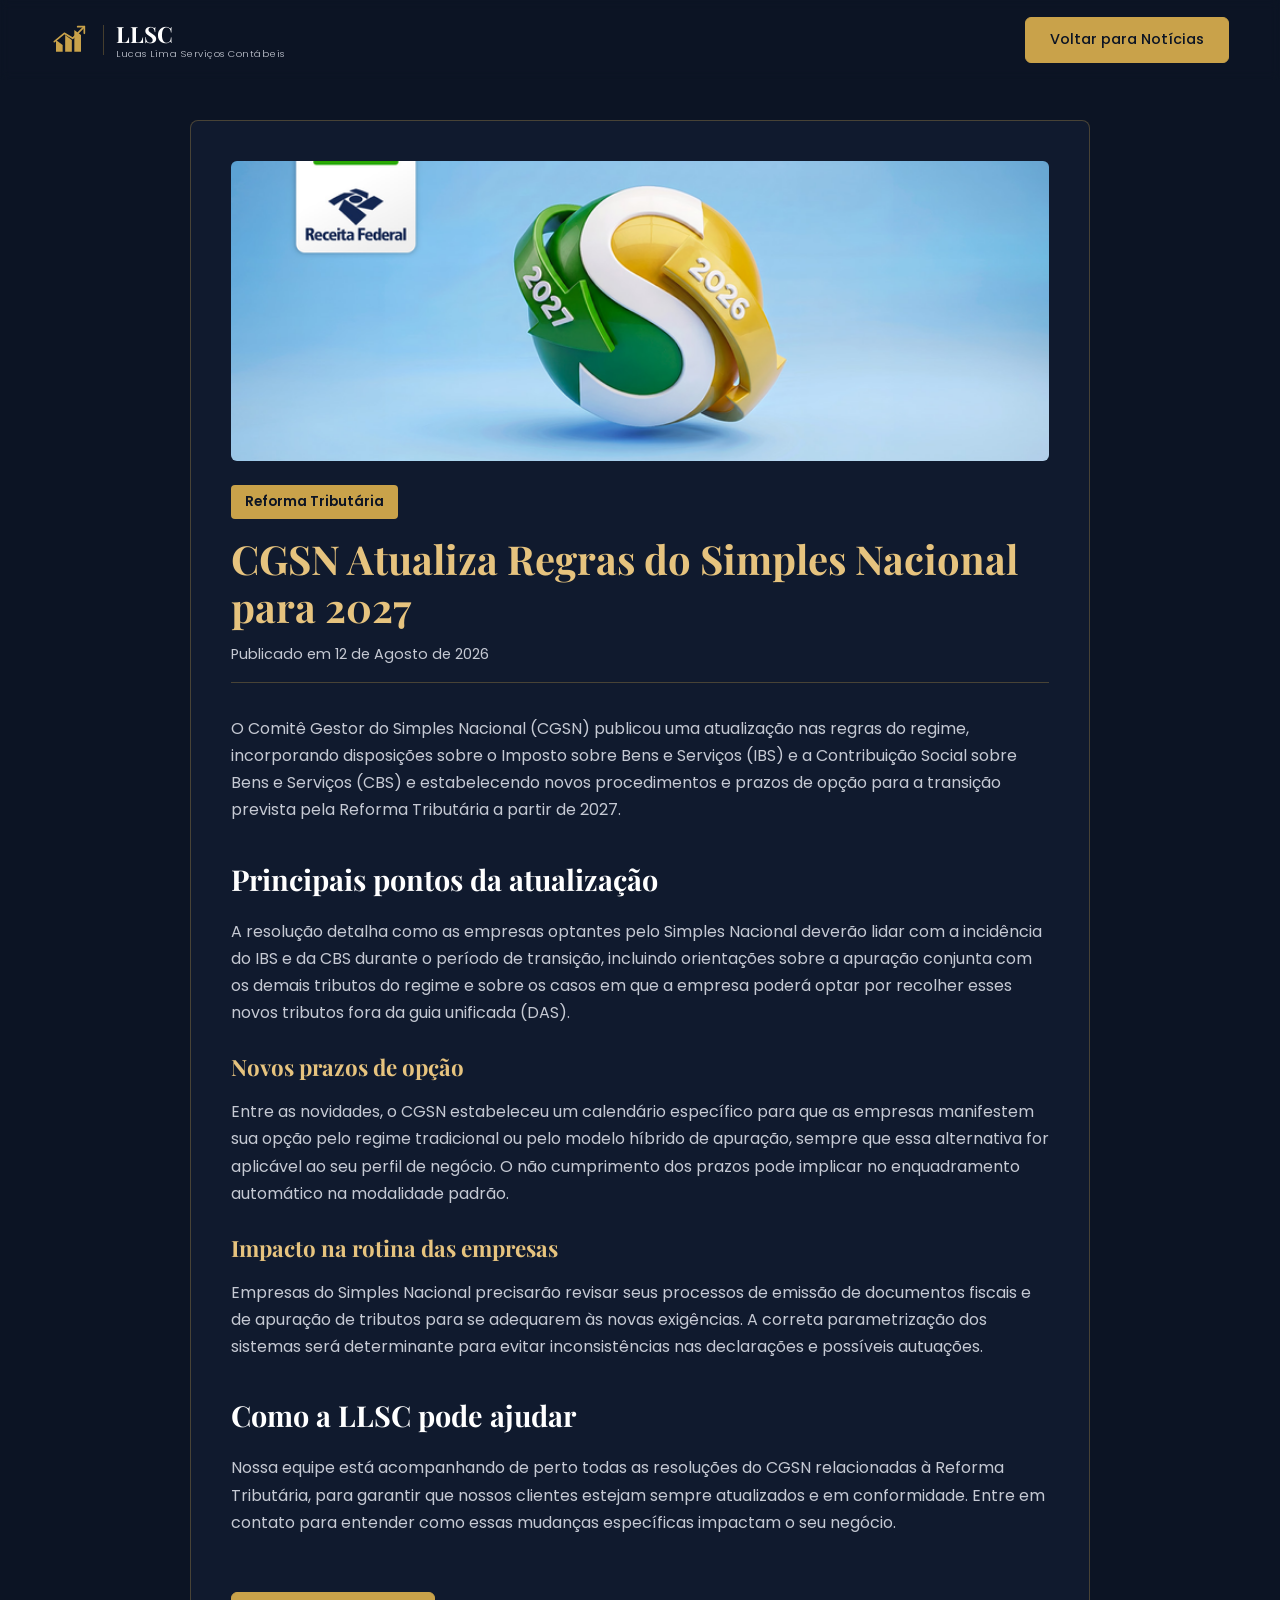
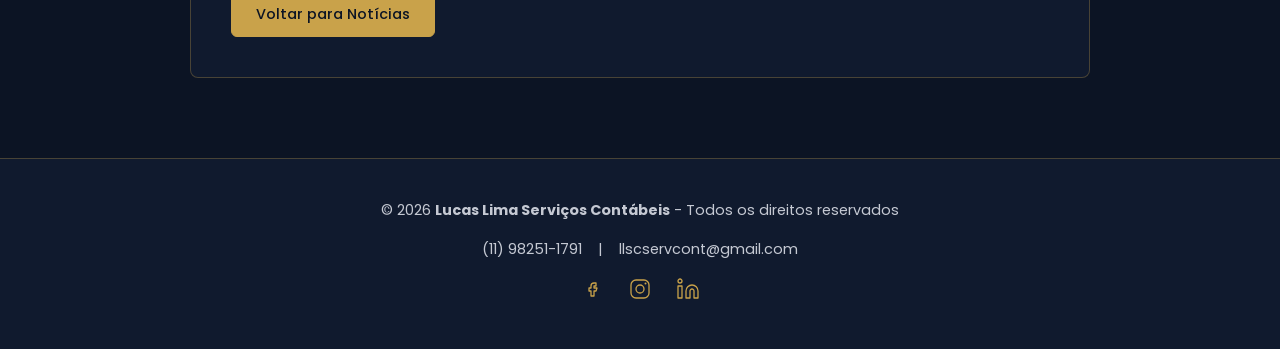
<file: cgsn-atualiza-regras.html>
<!DOCTYPE html>
<html lang="pt-BR">
<head>
<meta charset="UTF-8">
<meta name="viewport" content="width=device-width, initial-scale=1.0">
<title>CGSN Atualiza Regras do Simples Nacional para 2027 | LLSC</title>
<link rel="stylesheet" href="style.css">
<link rel="preconnect" href="https://fonts.googleapis.com">
<link rel="preconnect" href="https://fonts.gstatic.com" crossorigin>
<link href="https://fonts.googleapis.com/css2?family=Playfair+Display:wght@600;700&family=Poppins:wght@300;400;500;600&display=swap" rel="stylesheet">
</head>
<body>

<!-- ===================== HEADER (Simplified for article page) ===================== -->
<header class="header">
  <div class="header__inner">
    <a href="index.html" class="logo">
      <svg class="logo__icon" viewBox="0 0 48 48" fill="none" xmlns="http://www.w3.org/2000/svg">
        <path d="M6 38V24L14 30V38H6Z" fill="#C9A24A"/>
        <path d="M17 38V18L25 24V38H17Z" fill="#C9A24A"/>
        <path d="M28 38V12L36 18V38H28Z" fill="#C9A24A"/>
        <path d="M4 26L16 16L26 22L40 8" stroke="#C9A24A" stroke-width="2" stroke-linecap="round" stroke-linejoin="round"/>
        <path d="M32 8H40V16" stroke="#C9A24A" stroke-width="2" stroke-linecap="round" stroke-linejoin="round"/>
      </svg>
      <span class="logo__divider"></span>
      <span class="logo__text">
        <span class="logo__title">LLSC</span>
        <span class="logo__subtitle">Lucas Lima Serviços Contábeis</span>
      </span>
    </a>
    <a href="index.html#noticias" class="btn btn--gold">Voltar para Notícias</a>
  </div>
</header>

<!-- ===================== ARTICLE CONTENT ===================== -->
<section class="article-page">
  <div class="article-page__box">
    <img src="img/cgsn-reforma.png" alt="Logo do Simples Nacional com símbolos da reforma tributária" class="article-page__main-image">
    <span class="article-page__category">Reforma Tributária</span>
    <h1 class="article-page__title">CGSN Atualiza Regras do Simples Nacional para 2027</h1>
    <p class="article-page__meta">Publicado em 12 de Agosto de 2026</p>

    <div class="article-page__content">
      <p>O Comitê Gestor do Simples Nacional (CGSN) publicou uma atualização nas regras do regime, incorporando disposições sobre o Imposto sobre Bens e Serviços (IBS) e a Contribuição Social sobre Bens e Serviços (CBS) e estabelecendo novos procedimentos e prazos de opção para a transição prevista pela Reforma Tributária a partir de 2027.</p>

      <h2>Principais pontos da atualização</h2>
      <p>A resolução detalha como as empresas optantes pelo Simples Nacional deverão lidar com a incidência do IBS e da CBS durante o período de transição, incluindo orientações sobre a apuração conjunta com os demais tributos do regime e sobre os casos em que a empresa poderá optar por recolher esses novos tributos fora da guia unificada (DAS).</p>

      <h3>Novos prazos de opção</h3>
      <p>Entre as novidades, o CGSN estabeleceu um calendário específico para que as empresas manifestem sua opção pelo regime tradicional ou pelo modelo híbrido de apuração, sempre que essa alternativa for aplicável ao seu perfil de negócio. O não cumprimento dos prazos pode implicar no enquadramento automático na modalidade padrão.</p>

      <h3>Impacto na rotina das empresas</h3>
      <p>Empresas do Simples Nacional precisarão revisar seus processos de emissão de documentos fiscais e de apuração de tributos para se adequarem às novas exigências. A correta parametrização dos sistemas será determinante para evitar inconsistências nas declarações e possíveis autuações.</p>

      <h2>Como a LLSC pode ajudar</h2>
      <p>Nossa equipe está acompanhando de perto todas as resoluções do CGSN relacionadas à Reforma Tributária, para garantir que nossos clientes estejam sempre atualizados e em conformidade. Entre em contato para entender como essas mudanças específicas impactam o seu negócio.</p>
    </div>
    <a href="index.html#noticias" class="btn btn--gold article-page__back-btn">Voltar para Notícias</a>
  </div>
</section>

<!-- ===================== FOOTER ===================== -->
<footer class="footer">
  <p class="footer__copy">© 2026 <strong>Lucas Lima Serviços Contábeis</strong> - Todos os direitos reservados</p>
  <div class="footer__contact">
    <a href="https://wa.me/5511982511791" target="_blank" class="footer__contact-item">(11) 98251-1791</a>
    <span class="footer__contact-divider">|</span>
    <a href="mailto:llscservcont@gmail.com" class="footer__contact-item">llscservcont@gmail.com</a>
  </div>
  <div class="footer__social">
    <a href="https://www.facebook.com/profile.php?id=61592850191911" target="_blank" rel="noopener noreferrer" aria-label="Facebook">
      <svg viewBox="0 0 24 24" fill="none"><path d="M14 9H16V6H14C12.3431 6 11 7.34315 11 9V11H9V14H11V19H14V14H16L17 11H14V9.5C14 9.22386 14.2239 9 14 9Z" stroke="#C9A24A" stroke-width="1.3" stroke-linejoin="round"/></svg>
    </a>
    <a href="https://www.instagram.com/llscservcont/" target="_blank" rel="noopener noreferrer" aria-label="Instagram">
      <svg viewBox="0 0 24 24" fill="none"><rect x="3" y="3" width="18" height="18" rx="5" stroke="#C9A24A" stroke-width="1.3"/><circle cx="12" cy="12" r="4" stroke="#C9A24A" stroke-width="1.3"/><circle cx="17.5" cy="6.5" r="1" fill="#C9A24A"/></svg>
    </a>
    <a href="https://www.linkedin.com/company/139464637/admin/page-posts/published/" target="_blank" rel="noopener noreferrer" aria-label="LinkedIn">
      <svg viewBox="0 0 24 24" fill="none"><path d="M16 8C17.5913 8 19.1174 8.63214 20.2426 9.75736C21.3679 10.8826 22 12.4087 22 14V21H18V14C18 13.4696 17.7893 12.9609 17.4142 12.5858C17.0391 12.2107 16.5304 12 16 12C15.4696 12 14.9609 12.2107 14.5858 12.5858C14.2107 12.9609 14 13.4696 14 14V21H10V14C10 12.4087 10.6321 10.8826 11.7574 9.75736C12.8826 8.63214 14.4087 8 16 8Z" stroke="#C9A24A" stroke-width="1.3" stroke-linecap="round" stroke-linejoin="round"/><path d="M6 9H2V21H6V9Z" stroke="#C9A24A" stroke-width="1.3" stroke-linecap="round" stroke-linejoin="round"/><path d="M4 6C5.10457 6 6 5.10457 6 4C6 2.89543 5.10457 2 4 2C2.89543 2 2 2.89543 2 4C2 5.10457 2.89543 6 4 6Z" stroke="#C9A24A" stroke-width="1.3" stroke-linecap="round" stroke-linejoin="round"/></svg>
    </a>
  </div>
</footer>

<script src="script.js"></script>
</body>
</html>
</file>
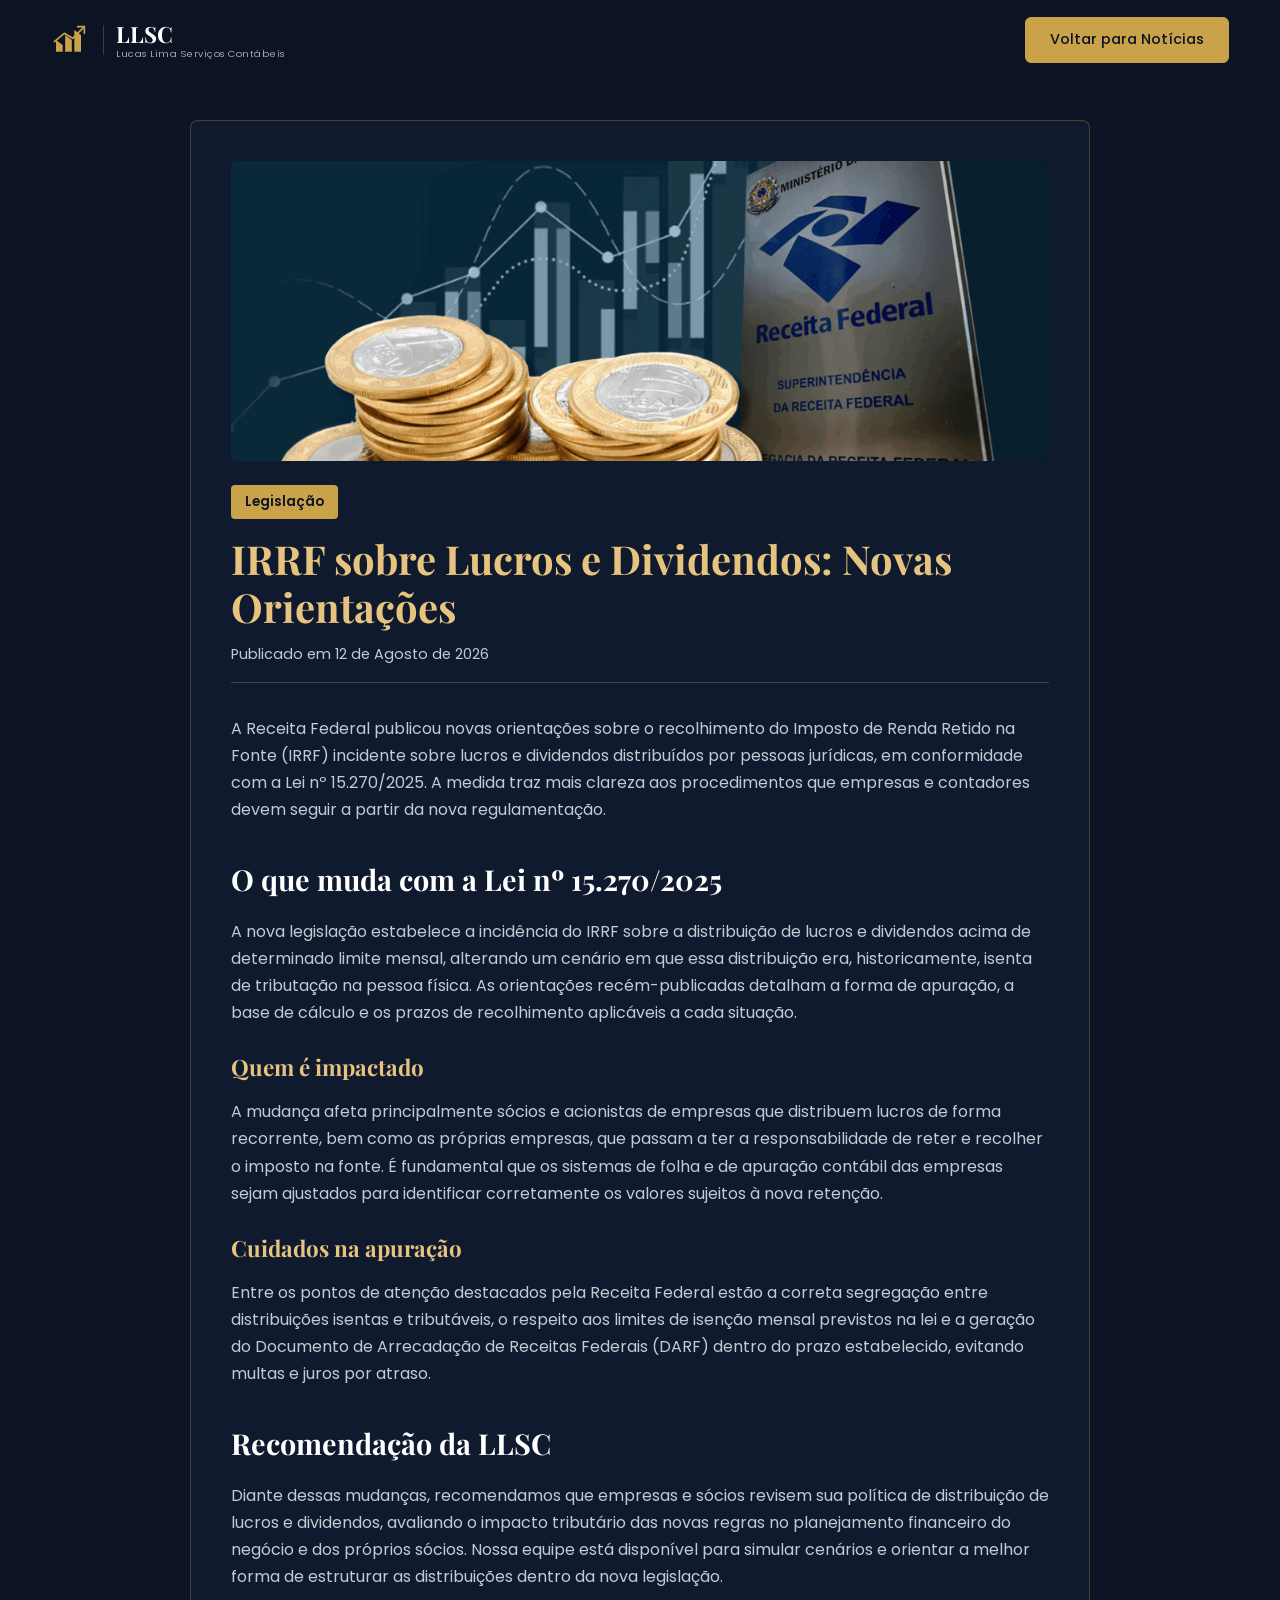
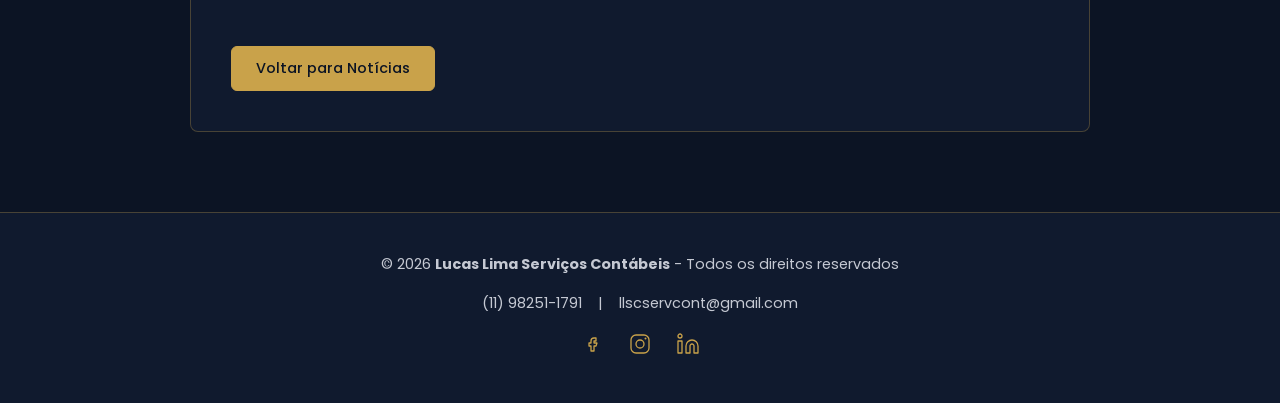
<file: irrf-lucros-dividendos.html>
<!DOCTYPE html>
<html lang="pt-BR">
<head>
<meta charset="UTF-8">
<meta name="viewport" content="width=device-width, initial-scale=1.0">
<title>IRRF sobre Lucros e Dividendos: Novas Orientações | LLSC</title>
<link rel="stylesheet" href="style.css">
<link rel="preconnect" href="https://fonts.googleapis.com">
<link rel="preconnect" href="https://fonts.gstatic.com" crossorigin>
<link href="https://fonts.googleapis.com/css2?family=Playfair+Display:wght@600;700&family=Poppins:wght@300;400;500;600&display=swap" rel="stylesheet">
</head>
<body>

<!-- ===================== HEADER (Simplified for article page) ===================== -->
<header class="header">
  <div class="header__inner">
    <a href="index.html" class="logo">
      <svg class="logo__icon" viewBox="0 0 48 48" fill="none" xmlns="http://www.w3.org/2000/svg">
        <path d="M6 38V24L14 30V38H6Z" fill="#C9A24A"/>
        <path d="M17 38V18L25 24V38H17Z" fill="#C9A24A"/>
        <path d="M28 38V12L36 18V38H28Z" fill="#C9A24A"/>
        <path d="M4 26L16 16L26 22L40 8" stroke="#C9A24A" stroke-width="2" stroke-linecap="round" stroke-linejoin="round"/>
        <path d="M32 8H40V16" stroke="#C9A24A" stroke-width="2" stroke-linecap="round" stroke-linejoin="round"/>
      </svg>
      <span class="logo__divider"></span>
      <span class="logo__text">
        <span class="logo__title">LLSC</span>
        <span class="logo__subtitle">Lucas Lima Serviços Contábeis</span>
      </span>
    </a>
    <a href="index.html#noticias" class="btn btn--gold">Voltar para Notícias</a>
  </div>
</header>

<!-- ===================== ARTICLE CONTENT ===================== -->
<section class="article-page">
  <div class="article-page__box">
    <img src="img/irrf-dividendos.png" alt="Símbolo de porcentagem e dinheiro representando imposto de renda" class="article-page__main-image">
    <span class="article-page__category">Legislação</span>
    <h1 class="article-page__title">IRRF sobre Lucros e Dividendos: Novas Orientações</h1>
    <p class="article-page__meta">Publicado em 12 de Agosto de 2026</p>

    <div class="article-page__content">
      <p>A Receita Federal publicou novas orientações sobre o recolhimento do Imposto de Renda Retido na Fonte (IRRF) incidente sobre lucros e dividendos distribuídos por pessoas jurídicas, em conformidade com a Lei nº 15.270/2025. A medida traz mais clareza aos procedimentos que empresas e contadores devem seguir a partir da nova regulamentação.</p>

      <h2>O que muda com a Lei nº 15.270/2025</h2>
      <p>A nova legislação estabelece a incidência do IRRF sobre a distribuição de lucros e dividendos acima de determinado limite mensal, alterando um cenário em que essa distribuição era, historicamente, isenta de tributação na pessoa física. As orientações recém-publicadas detalham a forma de apuração, a base de cálculo e os prazos de recolhimento aplicáveis a cada situação.</p>

      <h3>Quem é impactado</h3>
      <p>A mudança afeta principalmente sócios e acionistas de empresas que distribuem lucros de forma recorrente, bem como as próprias empresas, que passam a ter a responsabilidade de reter e recolher o imposto na fonte. É fundamental que os sistemas de folha e de apuração contábil das empresas sejam ajustados para identificar corretamente os valores sujeitos à nova retenção.</p>

      <h3>Cuidados na apuração</h3>
      <p>Entre os pontos de atenção destacados pela Receita Federal estão a correta segregação entre distribuições isentas e tributáveis, o respeito aos limites de isenção mensal previstos na lei e a geração do Documento de Arrecadação de Receitas Federais (DARF) dentro do prazo estabelecido, evitando multas e juros por atraso.</p>

      <h2>Recomendação da LLSC</h2>
      <p>Diante dessas mudanças, recomendamos que empresas e sócios revisem sua política de distribuição de lucros e dividendos, avaliando o impacto tributário das novas regras no planejamento financeiro do negócio e dos próprios sócios. Nossa equipe está disponível para simular cenários e orientar a melhor forma de estruturar as distribuições dentro da nova legislação.</p>
    </div>
    <a href="index.html#noticias" class="btn btn--gold article-page__back-btn">Voltar para Notícias</a>
  </div>
</section>

<!-- ===================== FOOTER ===================== -->
<footer class="footer">
  <p class="footer__copy">© 2026 <strong>Lucas Lima Serviços Contábeis</strong> - Todos os direitos reservados</p>
  <div class="footer__contact">
    <a href="https://wa.me/5511982511791" target="_blank" class="footer__contact-item">(11) 98251-1791</a>
    <span class="footer__contact-divider">|</span>
    <a href="mailto:llscservcont@gmail.com" class="footer__contact-item">llscservcont@gmail.com</a>
  </div>
  <div class="footer__social">
    <a href="https://www.facebook.com/profile.php?id=61592850191911" target="_blank" rel="noopener noreferrer" aria-label="Facebook">
      <svg viewBox="0 0 24 24" fill="none"><path d="M14 9H16V6H14C12.3431 6 11 7.34315 11 9V11H9V14H11V19H14V14H16L17 11H14V9.5C14 9.22386 14.2239 9 14 9Z" stroke="#C9A24A" stroke-width="1.3" stroke-linejoin="round"/></svg>
    </a>
    <a href="https://www.instagram.com/llscservcont/" target="_blank" rel="noopener noreferrer" aria-label="Instagram">
      <svg viewBox="0 0 24 24" fill="none"><rect x="3" y="3" width="18" height="18" rx="5" stroke="#C9A24A" stroke-width="1.3"/><circle cx="12" cy="12" r="4" stroke="#C9A24A" stroke-width="1.3"/><circle cx="17.5" cy="6.5" r="1" fill="#C9A24A"/></svg>
    </a>
    <a href="https://www.linkedin.com/company/139464637/admin/page-posts/published/" target="_blank" rel="noopener noreferrer" aria-label="LinkedIn">
      <svg viewBox="0 0 24 24" fill="none"><path d="M16 8C17.5913 8 19.1174 8.63214 20.2426 9.75736C21.3679 10.8826 22 12.4087 22 14V21H18V14C18 13.4696 17.7893 12.9609 17.4142 12.5858C17.0391 12.2107 16.5304 12 16 12C15.4696 12 14.9609 12.2107 14.5858 12.5858C14.2107 12.9609 14 13.4696 14 14V21H10V14C10 12.4087 10.6321 10.8826 11.7574 9.75736C12.8826 8.63214 14.4087 8 16 8Z" stroke="#C9A24A" stroke-width="1.3" stroke-linecap="round" stroke-linejoin="round"/><path d="M6 9H2V21H6V9Z" stroke="#C9A24A" stroke-width="1.3" stroke-linecap="round" stroke-linejoin="round"/><path d="M4 6C5.10457 6 6 5.10457 6 4C6 2.89543 5.10457 2 4 2C2.89543 2 2 2.89543 2 4C2 5.10457 2.89543 6 4 6Z" stroke="#C9A24A" stroke-width="1.3" stroke-linecap="round" stroke-linejoin="round"/></svg>
    </a>
  </div>
</footer>

<script src="script.js"></script>
</body>
</html>
</file>
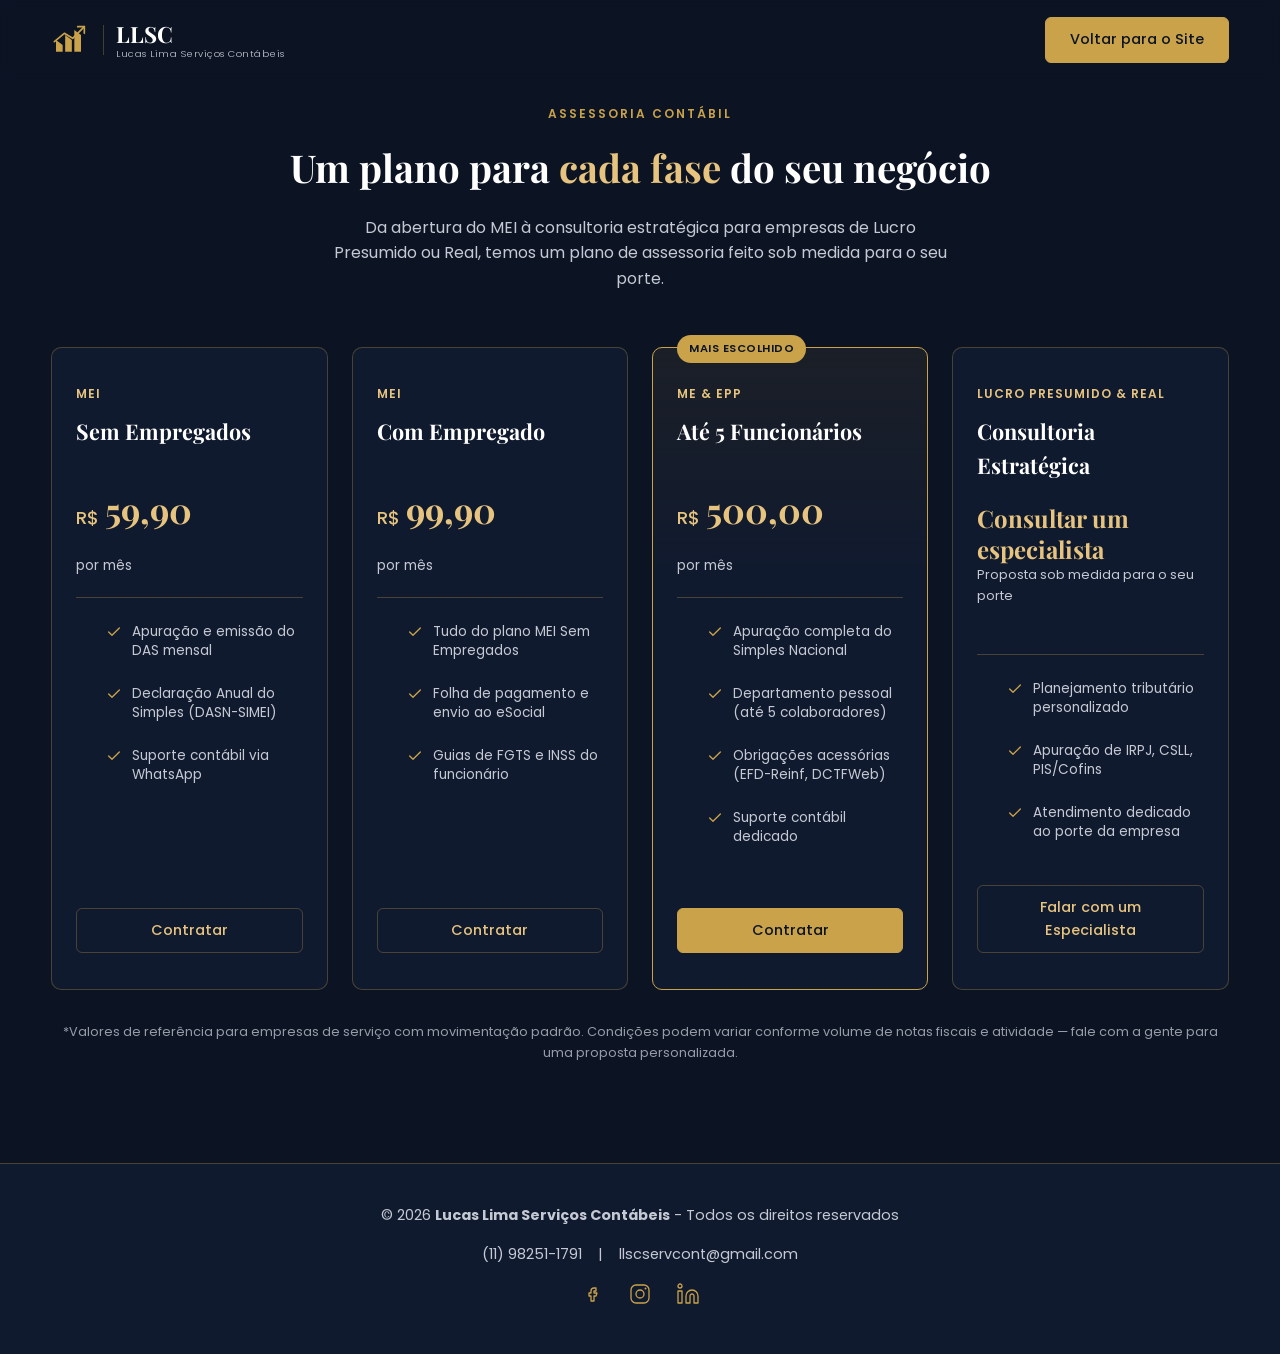
<file: planos-assessoria.html>
<!DOCTYPE html>
<html lang="pt-BR">
<head>
<meta charset="UTF-8">
<meta name="viewport" content="width=device-width, initial-scale=1.0">
<title>Planos de Assessoria Contábil | LLSC</title>
<link rel="stylesheet" href="style.css">
<link rel="preconnect" href="https://fonts.googleapis.com">
<link rel="preconnect" href="https://fonts.gstatic.com" crossorigin>
<link href="https://fonts.googleapis.com/css2?family=Playfair+Display:wght@600;700&family=Poppins:wght@300;400;500;600&display=swap" rel="stylesheet">

<!-- ============================================================
     CSS DE TESTE PARA A SEÇÃO "PLANOS DE ASSESSORIA"
     Isolado aqui para não mexer no style.css principal ainda.
     Quando aprovado, essas regras podem ser movidas para style.css.
     ============================================================ -->
<style>
  .plans {
    padding: 100px 0;
  }

  .plans__box {
    width: min(1200px, 92%);
    margin-inline: auto;
    text-align: center;
  }

  .plans__eyebrow {
    display: inline-block;
    font-family: var(--font-body);
    font-size: 0.75rem;
    font-weight: 600;
    letter-spacing: 2px;
    text-transform: uppercase;
    color: var(--gold);
    margin-bottom: 14px;
  }

  .plans__title {
    font-family: var(--font-display);
    font-size: 2.4rem;
    color: var(--white);
    margin-bottom: 16px;
  }

  .plans__title em {
    color: var(--gold-light);
    font-style: normal;
  }

  .plans__subtitle {
    font-size: 1rem;
    color: var(--gray-text);
    max-width: 620px;
    margin: 0 auto 56px auto;
  }

  .plans__grid {
    display: grid;
    grid-template-columns: repeat(4, 1fr);
    gap: 24px;
    align-items: stretch;
  }

  .plan-card {
    position: relative;
    background-color: var(--navy-800);
    border: 1px solid var(--border-gold);
    border-radius: 10px;
    padding: 36px 24px;
    display: flex;
    flex-direction: column;
    text-align: left;
    transition: transform 0.3s ease, box-shadow 0.3s ease, border-color 0.3s ease;
  }

  .plan-card:hover {
    transform: translateY(-8px);
    box-shadow: 0 20px 40px rgba(0,0,0,0.25);
  }

  .plan-card--highlight {
    border-color: var(--gold);
    background: linear-gradient(180deg, rgba(201,162,74,0.08) 0%, var(--navy-800) 35%);
  }

  .plan-card__badge {
    position: absolute;
    top: -13px;
    left: 24px;
    background-color: var(--gold);
    color: var(--navy-900);
    font-size: 0.7rem;
    font-weight: 600;
    letter-spacing: 0.5px;
    padding: 5px 12px;
    border-radius: 20px;
    text-transform: uppercase;
  }

  .plan-card__category {
    font-family: var(--font-body);
    font-size: 0.75rem;
    font-weight: 600;
    letter-spacing: 1px;
    text-transform: uppercase;
    color: var(--gold-light);
    margin-bottom: 10px;
  }

  .plan-card__name {
    font-family: var(--font-display);
    font-size: 1.35rem;
    color: var(--white);
    margin-bottom: 20px;
    min-height: 58px;
  }

  .plan-card__price-row {
    display: flex;
    align-items: baseline;
    gap: 6px;
    margin-bottom: 4px;
  }

  .plan-card__currency {
    font-family: var(--font-body);
    font-size: 1.1rem;
    color: var(--gold-light);
    font-weight: 500;
  }

  .plan-card__price {
    font-family: var(--font-display);
    font-size: 2.2rem;
    color: var(--gold-light);
    font-weight: 700;
    line-height: 1;
  }

  .plan-card__period {
    font-size: 0.85rem;
    color: var(--gray-text);
  }

  .plan-card__price--consult {
    font-family: var(--font-display);
    font-size: 1.5rem;
    color: var(--gold-light);
    font-weight: 700;
    line-height: 1.3;
  }

  .plan-card__price-caption {
    font-size: 0.8rem;
    color: var(--gray-text);
    margin-bottom: 28px;
  }

  .plan-card__divider {
    border: none;
    border-top: 1px solid var(--border-gold);
    margin: 20px 0 24px 0;
  }

  .plan-card__features {
    list-style: none;
    display: flex;
    flex-direction: column;
    gap: 12px;
    margin-bottom: 32px;
    flex-grow: 1;
  }

  .plan-card__features li {
    display: flex;
    align-items: flex-start;
    gap: 10px;
    font-size: 0.85rem;
    color: var(--gray-text);
    line-height: 1.4;
  }

  .plan-card__features svg {
    flex-shrink: 0;
    width: 16px;
    height: 16px;
    margin-top: 2px;
    stroke: var(--gold);
  }

  .plan-card__cta {
    text-align: center;
    justify-content: center;
    width: 100%;
  }

  .plan-card__cta.btn--outline {
    background-color: transparent;
    color: var(--gold-light);
    border: 1px solid var(--border-gold);
  }

  .plan-card__cta.btn--outline:hover {
    background-color: var(--navy-700);
    border-color: var(--gold);
  }

  .plans__note {
    margin-top: 32px;
    font-size: 0.8rem;
    color: var(--gray-text);
    opacity: 0.75;
  }

  @media (max-width: 992px) {
    .plans__grid {
      grid-template-columns: repeat(2, 1fr);
    }
  }

  @media (max-width: 600px) {
    .plans {
      padding: 70px 0;
    }
    .plans__grid {
      grid-template-columns: 1fr;
    }
    .plan-card__name {
      min-height: unset;
    }
  }
</style>
</head>
<body>

<!-- ===================== HEADER ===================== -->
<header class="header">
  <div class="header__inner">
    <a href="index.html" class="logo">
      <svg class="logo__icon" viewBox="0 0 48 48" fill="none" xmlns="http://www.w3.org/2000/svg">
        <path d="M6 38V24L14 30V38H6Z" fill="#C9A24A"/>
        <path d="M17 38V18L25 24V38H17Z" fill="#C9A24A"/>
        <path d="M28 38V12L36 18V38H28Z" fill="#C9A24A"/>
        <path d="M4 26L16 16L26 22L40 8" stroke="#C9A24A" stroke-width="2" stroke-linecap="round" stroke-linejoin="round"/>
        <path d="M32 8H40V16" stroke="#C9A24A" stroke-width="2" stroke-linecap="round" stroke-linejoin="round"/>
      </svg>
      <span class="logo__divider"></span>
      <span class="logo__text">
        <span class="logo__title">LLSC</span>
        <span class="logo__subtitle">Lucas Lima Serviços Contábeis</span>
      </span>
    </a>
    <a href="index.html" class="btn btn--gold">Voltar para o Site</a>
  </div>
</header>

<!-- ===================== PLANOS DE ASSESSORIA (TESTE) ===================== -->
<section class="plans" id="planos">
  <div class="plans__box">
    <span class="plans__eyebrow">Assessoria Contábil</span>
    <h2 class="plans__title">Um plano para <em>cada fase</em> do seu negócio</h2>
    <p class="plans__subtitle">Da abertura do MEI à consultoria estratégica para empresas de Lucro Presumido ou Real, temos um plano de assessoria feito sob medida para o seu porte.</p>

    <div class="plans__grid">

      <!-- Plano 1: MEI Sem Empregados -->
      <div class="plan-card">
        <span class="plan-card__category">MEI</span>
        <h3 class="plan-card__name">Sem Empregados</h3>
        <div class="plan-card__price-row">
          <span class="plan-card__currency">R$</span>
          <span class="plan-card__price">59,90</span>
        </div>
        <span class="plan-card__period">por mês</span>
        <hr class="plan-card__divider">
        <ul class="plan-card__features">
          <li>
            <svg viewBox="0 0 24 24" fill="none" stroke-width="2" stroke-linecap="round" stroke-linejoin="round"><polyline points="20 6 9 17 4 12"></polyline></svg>
            Apuração e emissão do DAS mensal
          </li>
          <li>
            <svg viewBox="0 0 24 24" fill="none" stroke-width="2" stroke-linecap="round" stroke-linejoin="round"><polyline points="20 6 9 17 4 12"></polyline></svg>
            Declaração Anual do Simples (DASN-SIMEI)
          </li>
          <li>
            <svg viewBox="0 0 24 24" fill="none" stroke-width="2" stroke-linecap="round" stroke-linejoin="round"><polyline points="20 6 9 17 4 12"></polyline></svg>
            Suporte contábil via WhatsApp
          </li>
        </ul>
        <a href="https://wa.me/5511982511791?text=Ol%C3%A1!%20Tenho%20interesse%20no%20plano%20MEI%20Sem%20Empregados." target="_blank" class="btn btn--outline plan-card__cta">Contratar</a>
      </div>

      <!-- Plano 2: MEI Com Empregado -->
      <div class="plan-card">
        <span class="plan-card__category">MEI</span>
        <h3 class="plan-card__name">Com Empregado</h3>
        <div class="plan-card__price-row">
          <span class="plan-card__currency">R$</span>
          <span class="plan-card__price">99,90</span>
        </div>
        <span class="plan-card__period">por mês</span>
        <hr class="plan-card__divider">
        <ul class="plan-card__features">
          <li>
            <svg viewBox="0 0 24 24" fill="none" stroke-width="2" stroke-linecap="round" stroke-linejoin="round"><polyline points="20 6 9 17 4 12"></polyline></svg>
            Tudo do plano MEI Sem Empregados
          </li>
          <li>
            <svg viewBox="0 0 24 24" fill="none" stroke-width="2" stroke-linecap="round" stroke-linejoin="round"><polyline points="20 6 9 17 4 12"></polyline></svg>
            Folha de pagamento e envio ao eSocial
          </li>
          <li>
            <svg viewBox="0 0 24 24" fill="none" stroke-width="2" stroke-linecap="round" stroke-linejoin="round"><polyline points="20 6 9 17 4 12"></polyline></svg>
            Guias de FGTS e INSS do funcionário
          </li>
        </ul>
        <a href="https://wa.me/5511982511791?text=Ol%C3%A1!%20Tenho%20interesse%20no%20plano%20MEI%20Com%20Empregado." target="_blank" class="btn btn--outline plan-card__cta">Contratar</a>
      </div>

      <!-- Plano 3: ME e EPP até 5 funcionários (Destaque) -->
      <div class="plan-card plan-card--highlight">
        <span class="plan-card__badge">Mais Escolhido</span>
        <span class="plan-card__category">ME &amp; EPP</span>
        <h3 class="plan-card__name">Até 5 Funcionários</h3>
        <div class="plan-card__price-row">
          <span class="plan-card__currency">R$</span>
          <span class="plan-card__price">500,00</span>
        </div>
        <span class="plan-card__period">por mês</span>
        <hr class="plan-card__divider">
        <ul class="plan-card__features">
          <li>
            <svg viewBox="0 0 24 24" fill="none" stroke-width="2" stroke-linecap="round" stroke-linejoin="round"><polyline points="20 6 9 17 4 12"></polyline></svg>
            Apuração completa do Simples Nacional
          </li>
          <li>
            <svg viewBox="0 0 24 24" fill="none" stroke-width="2" stroke-linecap="round" stroke-linejoin="round"><polyline points="20 6 9 17 4 12"></polyline></svg>
            Departamento pessoal (até 5 colaboradores)
          </li>
          <li>
            <svg viewBox="0 0 24 24" fill="none" stroke-width="2" stroke-linecap="round" stroke-linejoin="round"><polyline points="20 6 9 17 4 12"></polyline></svg>
            Obrigações acessórias (EFD-Reinf, DCTFWeb)
          </li>
          <li>
            <svg viewBox="0 0 24 24" fill="none" stroke-width="2" stroke-linecap="round" stroke-linejoin="round"><polyline points="20 6 9 17 4 12"></polyline></svg>
            Suporte contábil dedicado
          </li>
        </ul>
        <a href="https://wa.me/5511982511791?text=Ol%C3%A1!%20Tenho%20interesse%20no%20plano%20ME%20e%20EPP%20(at%C3%A9%205%20funcion%C3%A1rios)." target="_blank" class="btn btn--gold plan-card__cta">Contratar</a>
      </div>

      <!-- Plano 4: Lucro Presumido e Real -->
      <div class="plan-card">
        <span class="plan-card__category">Lucro Presumido &amp; Real</span>
        <h3 class="plan-card__name">Consultoria Estratégica</h3>
        <div class="plan-card__price--consult">Consultar um<br>especialista</div>
        <p class="plan-card__price-caption">Proposta sob medida para o seu porte</p>
        <hr class="plan-card__divider">
        <ul class="plan-card__features">
          <li>
            <svg viewBox="0 0 24 24" fill="none" stroke-width="2" stroke-linecap="round" stroke-linejoin="round"><polyline points="20 6 9 17 4 12"></polyline></svg>
            Planejamento tributário personalizado
          </li>
          <li>
            <svg viewBox="0 0 24 24" fill="none" stroke-width="2" stroke-linecap="round" stroke-linejoin="round"><polyline points="20 6 9 17 4 12"></polyline></svg>
            Apuração de IRPJ, CSLL, PIS/Cofins
          </li>
          <li>
            <svg viewBox="0 0 24 24" fill="none" stroke-width="2" stroke-linecap="round" stroke-linejoin="round"><polyline points="20 6 9 17 4 12"></polyline></svg>
            Atendimento dedicado ao porte da empresa
          </li>
        </ul>
        <a href="https://wa.me/5511982511791?text=Ol%C3%A1!%20Gostaria%20de%20falar%20com%20um%20especialista%20sobre%20Lucro%20Presumido%20ou%20Real." target="_blank" class="btn btn--outline plan-card__cta">Falar com um Especialista</a>
      </div>

    </div>

    <p class="plans__note">*Valores de referência para empresas de serviço com movimentação padrão. Condições podem variar conforme volume de notas fiscais e atividade — fale com a gente para uma proposta personalizada.</p>
  </div>
</section>

<!-- ===================== FOOTER ===================== -->
<footer class="footer">
  <p class="footer__copy">© 2026 <strong>Lucas Lima Serviços Contábeis</strong> - Todos os direitos reservados</p>
  <div class="footer__contact">
    <a href="https://wa.me/5511982511791" target="_blank" class="footer__contact-item">(11) 98251-1791</a>
    <span class="footer__contact-divider">|</span>
    <a href="mailto:llscservcont@gmail.com" class="footer__contact-item">llscservcont@gmail.com</a>
  </div>
  <div class="footer__social">
    <a href="https://www.facebook.com/profile.php?id=61592850191911" target="_blank" rel="noopener noreferrer" aria-label="Facebook">
      <svg viewBox="0 0 24 24" fill="none"><path d="M14 9H16V6H14C12.3431 6 11 7.34315 11 9V11H9V14H11V19H14V14H16L17 11H14V9.5C14 9.22386 14.2239 9 14 9Z" stroke="#C9A24A" stroke-width="1.3" stroke-linejoin="round"/></svg>
    </a>
    <a href="https://www.instagram.com/llscservcont/" target="_blank" rel="noopener noreferrer" aria-label="Instagram">
      <svg viewBox="0 0 24 24" fill="none"><rect x="3" y="3" width="18" height="18" rx="5" stroke="#C9A24A" stroke-width="1.3"/><circle cx="12" cy="12" r="4" stroke="#C9A24A" stroke-width="1.3"/><circle cx="17.5" cy="6.5" r="1" fill="#C9A24A"/></svg>
    </a>
    <a href="https://www.linkedin.com/company/139464637/admin/page-posts/published/" target="_blank" rel="noopener noreferrer" aria-label="LinkedIn">
      <svg viewBox="0 0 24 24" fill="none"><path d="M16 8C17.5913 8 19.1174 8.63214 20.2426 9.75736C21.3679 10.8826 22 12.4087 22 14V21H18V14C18 13.4696 17.7893 12.9609 17.4142 12.5858C17.0391 12.2107 16.5304 12 16 12C15.4696 12 14.9609 12.2107 14.5858 12.5858C14.2107 12.9609 14 13.4696 14 14V21H10V14C10 12.4087 10.6321 10.8826 11.7574 9.75736C12.8826 8.63214 14.4087 8 16 8Z" stroke="#C9A24A" stroke-width="1.3" stroke-linecap="round" stroke-linejoin="round"/><path d="M6 9H2V21H6V9Z" stroke="#C9A24A" stroke-width="1.3" stroke-linecap="round" stroke-linejoin="round"/><path d="M4 6C5.10457 6 6 5.10457 6 4C6 2.89543 5.10457 2 4 2C2.89543 2 2 2.89543 2 4C2 5.10457 2.89543 6 4 6Z" stroke="#C9A24A" stroke-width="1.3" stroke-linecap="round" stroke-linejoin="round"/></svg>
    </a>
  </div>
</footer>

<script src="script.js"></script>
</body>
</html>
</file>
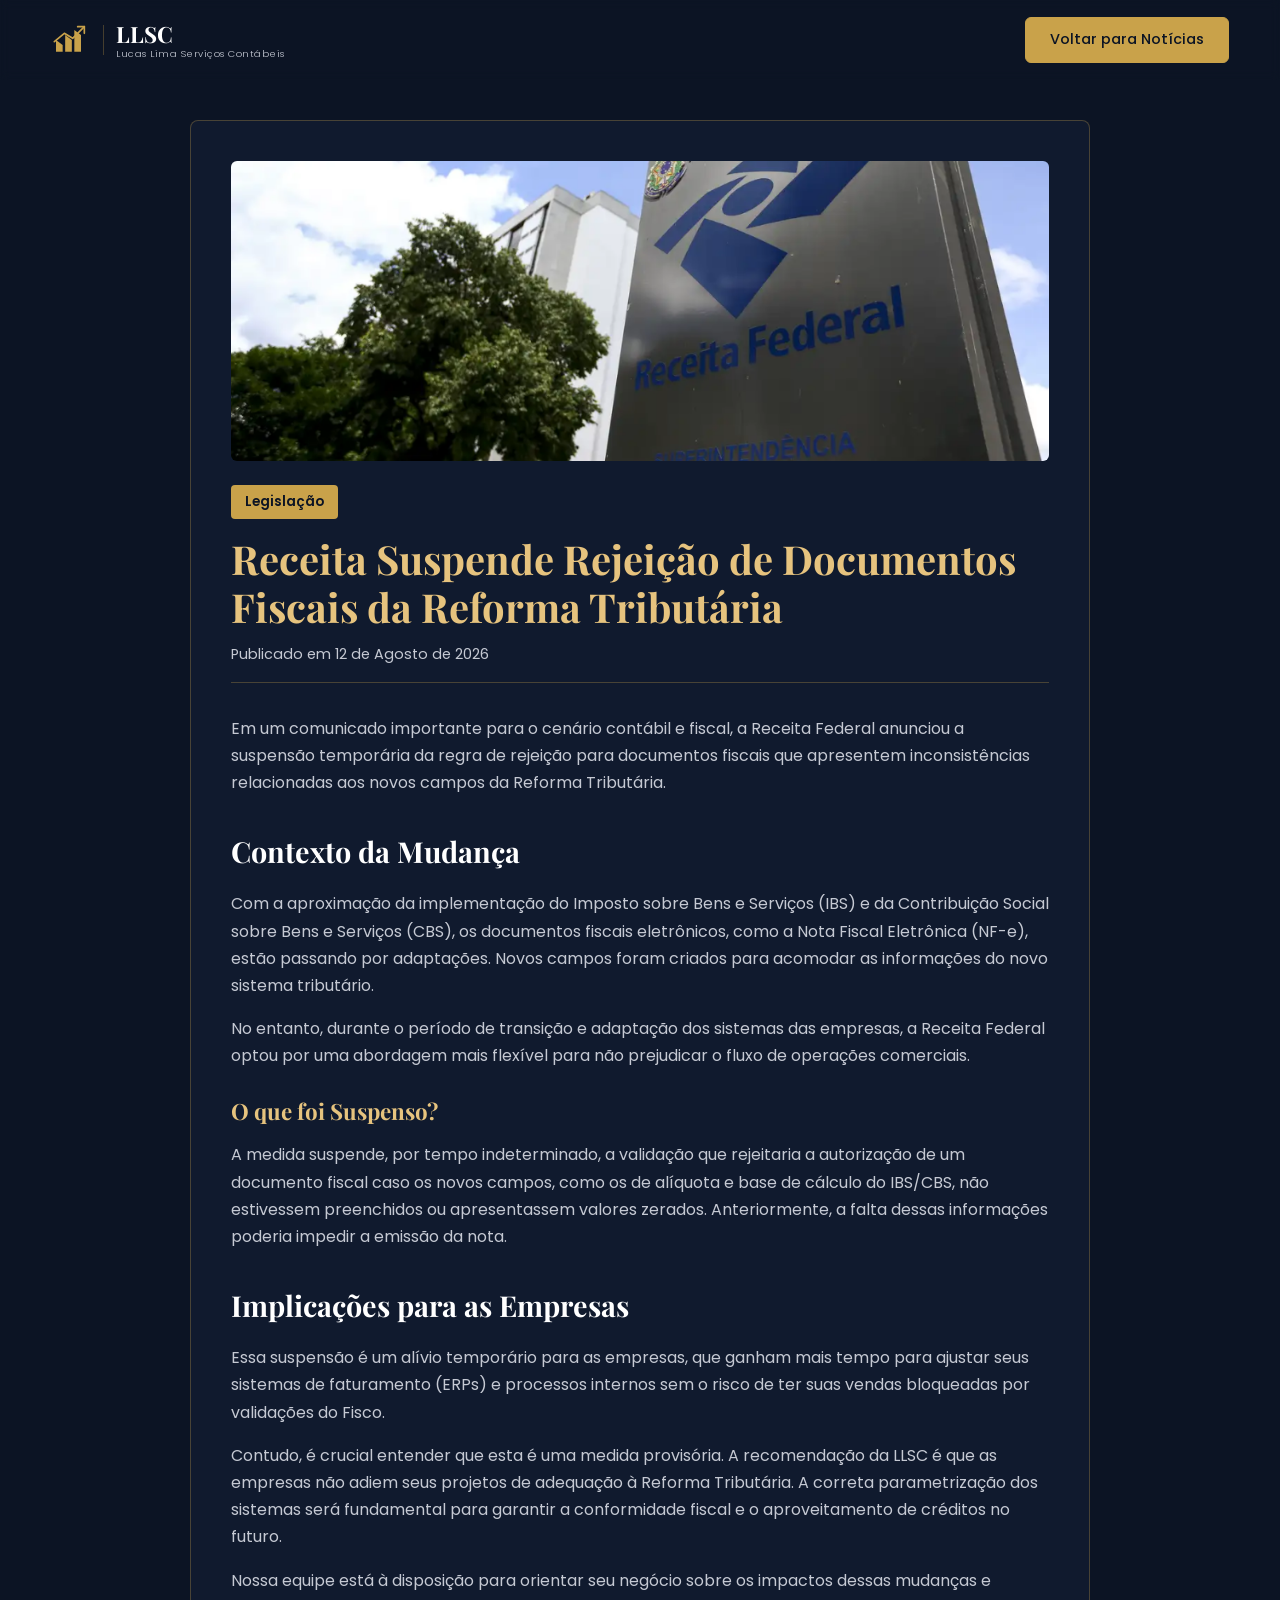
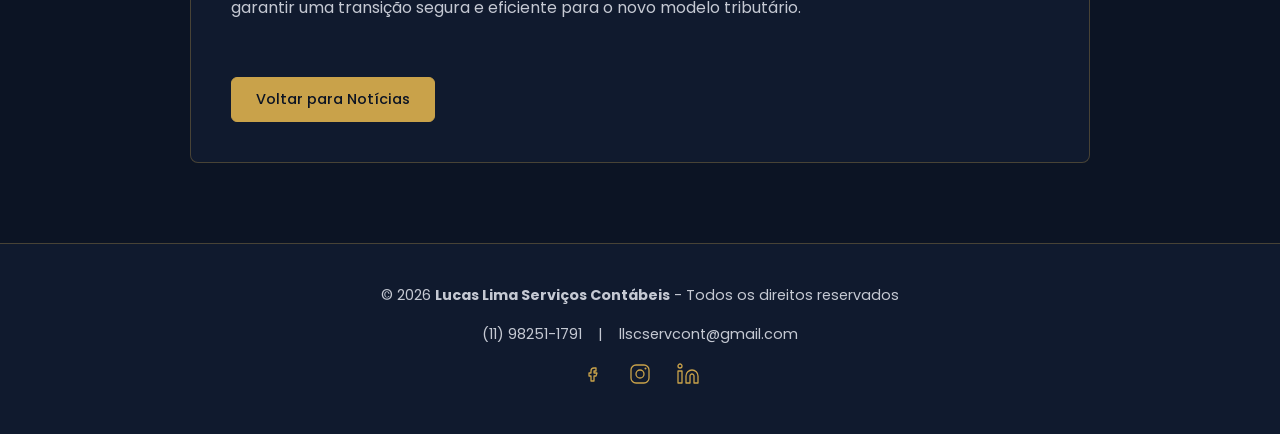
<file: receita-suspende-rejeicao.html>
<!DOCTYPE html>
<html lang="pt-BR">
<head>
<meta charset="UTF-8">
<meta name="viewport" content="width=device-width, initial-scale=1.0">
<title>Receita Suspende Rejeição de Documentos Fiscais | LLSC</title>
<link rel="stylesheet" href="style.css">
<link rel="preconnect" href="https://fonts.googleapis.com">
<link rel="preconnect" href="https://fonts.gstatic.com" crossorigin>
<link href="https://fonts.googleapis.com/css2?family=Playfair+Display:wght@600;700&family=Poppins:wght@300;400;500;600&display=swap" rel="stylesheet">
</head>
<body>

<!-- ===================== HEADER (Simplified for article page) ===================== -->
<header class="header">
  <div class="header__inner">
    <a href="index.html" class="logo">
      <svg class="logo__icon" viewBox="0 0 48 48" fill="none" xmlns="http://www.w3.org/2000/svg">
        <path d="M6 38V24L14 30V38H6Z" fill="#C9A24A"/>
        <path d="M17 38V18L25 24V38H17Z" fill="#C9A24A"/>
        <path d="M28 38V12L36 18V38H28Z" fill="#C9A24A"/>
        <path d="M4 26L16 16L26 22L40 8" stroke="#C9A24A" stroke-width="2" stroke-linecap="round" stroke-linejoin="round"/>
        <path d="M32 8H40V16" stroke="#C9A24A" stroke-width="2" stroke-linecap="round" stroke-linejoin="round"/>
      </svg>
      <span class="logo__divider"></span>
      <span class="logo__text">
        <span class="logo__title">LLSC</span>
        <span class="logo__subtitle">Lucas Lima Serviços Contábeis</span>
      </span>
    </a>
    <a href="index.html#noticias" class="btn btn--gold">Voltar para Notícias</a>
  </div>
</header>

<!-- ===================== ARTICLE CONTENT ===================== -->
<section class="article-page">
  <div class="article-page__box">
    <img src="img/receita.png" alt="Logo da Receita Federal em um fundo digital" class="article-page__main-image">
    <span class="article-page__category">Legislação</span>
    <h1 class="article-page__title">Receita Suspende Rejeição de Documentos Fiscais da Reforma Tributária</h1>
    <p class="article-page__meta">Publicado em 12 de Agosto de 2026</p>

    <div class="article-page__content">
      <p>Em um comunicado importante para o cenário contábil e fiscal, a Receita Federal anunciou a suspensão temporária da regra de rejeição para documentos fiscais que apresentem inconsistências relacionadas aos novos campos da Reforma Tributária.</p>

      <h2>Contexto da Mudança</h2>
      <p>Com a aproximação da implementação do Imposto sobre Bens e Serviços (IBS) e da Contribuição Social sobre Bens e Serviços (CBS), os documentos fiscais eletrônicos, como a Nota Fiscal Eletrônica (NF-e), estão passando por adaptações. Novos campos foram criados para acomodar as informações do novo sistema tributário.</p>
      <p>No entanto, durante o período de transição e adaptação dos sistemas das empresas, a Receita Federal optou por uma abordagem mais flexível para não prejudicar o fluxo de operações comerciais.</p>

      <h3>O que foi Suspenso?</h3>
      <p>A medida suspende, por tempo indeterminado, a validação que rejeitaria a autorização de um documento fiscal caso os novos campos, como os de alíquota e base de cálculo do IBS/CBS, não estivessem preenchidos ou apresentassem valores zerados. Anteriormente, a falta dessas informações poderia impedir a emissão da nota.</p>

      <h2>Implicações para as Empresas</h2>
      <p>Essa suspensão é um alívio temporário para as empresas, que ganham mais tempo para ajustar seus sistemas de faturamento (ERPs) e processos internos sem o risco de ter suas vendas bloqueadas por validações do Fisco.</p>
      <p>Contudo, é crucial entender que esta é uma medida provisória. A recomendação da LLSC é que as empresas não adiem seus projetos de adequação à Reforma Tributária. A correta parametrização dos sistemas será fundamental para garantir a conformidade fiscal e o aproveitamento de créditos no futuro.</p>

      <p>Nossa equipe está à disposição para orientar seu negócio sobre os impactos dessas mudanças e garantir uma transição segura e eficiente para o novo modelo tributário.</p>
    </div>
    <a href="index.html#noticias" class="btn btn--gold article-page__back-btn">Voltar para Notícias</a>
  </div>
</section>

<!-- ===================== FOOTER ===================== -->
<footer class="footer">
  <p class="footer__copy">© 2026 <strong>Lucas Lima Serviços Contábeis</strong> - Todos os direitos reservados</p>
  <div class="footer__contact">
    <a href="https://wa.me/5511982511791" target="_blank" class="footer__contact-item">(11) 98251-1791</a>
    <span class="footer__contact-divider">|</span>
    <a href="mailto:llscservcont@gmail.com" class="footer__contact-item">llscservcont@gmail.com</a>
  </div>
  <div class="footer__social">
    <a href="https://www.facebook.com/profile.php?id=61592850191911" target="_blank" rel="noopener noreferrer" aria-label="Facebook">
      <svg viewBox="0 0 24 24" fill="none"><path d="M14 9H16V6H14C12.3431 6 11 7.34315 11 9V11H9V14H11V19H14V14H16L17 11H14V9.5C14 9.22386 14.2239 9 14 9Z" stroke="#C9A24A" stroke-width="1.3" stroke-linejoin="round"/></svg>
    </a>
    <a href="https://www.instagram.com/llscservcont/" target="_blank" rel="noopener noreferrer" aria-label="Instagram">
      <svg viewBox="0 0 24 24" fill="none"><rect x="3" y="3" width="18" height="18" rx="5" stroke="#C9A24A" stroke-width="1.3"/><circle cx="12" cy="12" r="4" stroke="#C9A24A" stroke-width="1.3"/><circle cx="17.5" cy="6.5" r="1" fill="#C9A24A"/></svg>
    </a>
    <a href="https://www.linkedin.com/company/139464637/admin/page-posts/published/" target="_blank" rel="noopener noreferrer" aria-label="LinkedIn">
      <svg viewBox="0 0 24 24" fill="none"><path d="M16 8C17.5913 8 19.1174 8.63214 20.2426 9.75736C21.3679 10.8826 22 12.4087 22 14V21H18V14C18 13.4696 17.7893 12.9609 17.4142 12.5858C17.0391 12.2107 16.5304 12 16 12C15.4696 12 14.9609 12.2107 14.5858 12.5858C14.2107 12.9609 14 13.4696 14 14V21H10V14C10 12.4087 10.6321 10.8826 11.7574 9.75736C12.8826 8.63214 14.4087 8 16 8Z" stroke="#C9A24A" stroke-width="1.3" stroke-linecap="round" stroke-linejoin="round"/><path d="M6 9H2V21H6V9Z" stroke="#C9A24A" stroke-width="1.3" stroke-linecap="round" stroke-linejoin="round"/><path d="M4 6C5.10457 6 6 5.10457 6 4C6 2.89543 5.10457 2 4 2C2.89543 2 2 2.89543 2 4C2 5.10457 2.89543 6 4 6Z" stroke="#C9A24A" stroke-width="1.3" stroke-linecap="round" stroke-linejoin="round"/></svg>
    </a>
  </div>
</footer>

<script src="script.js"></script>
</body>
</html>
</file>
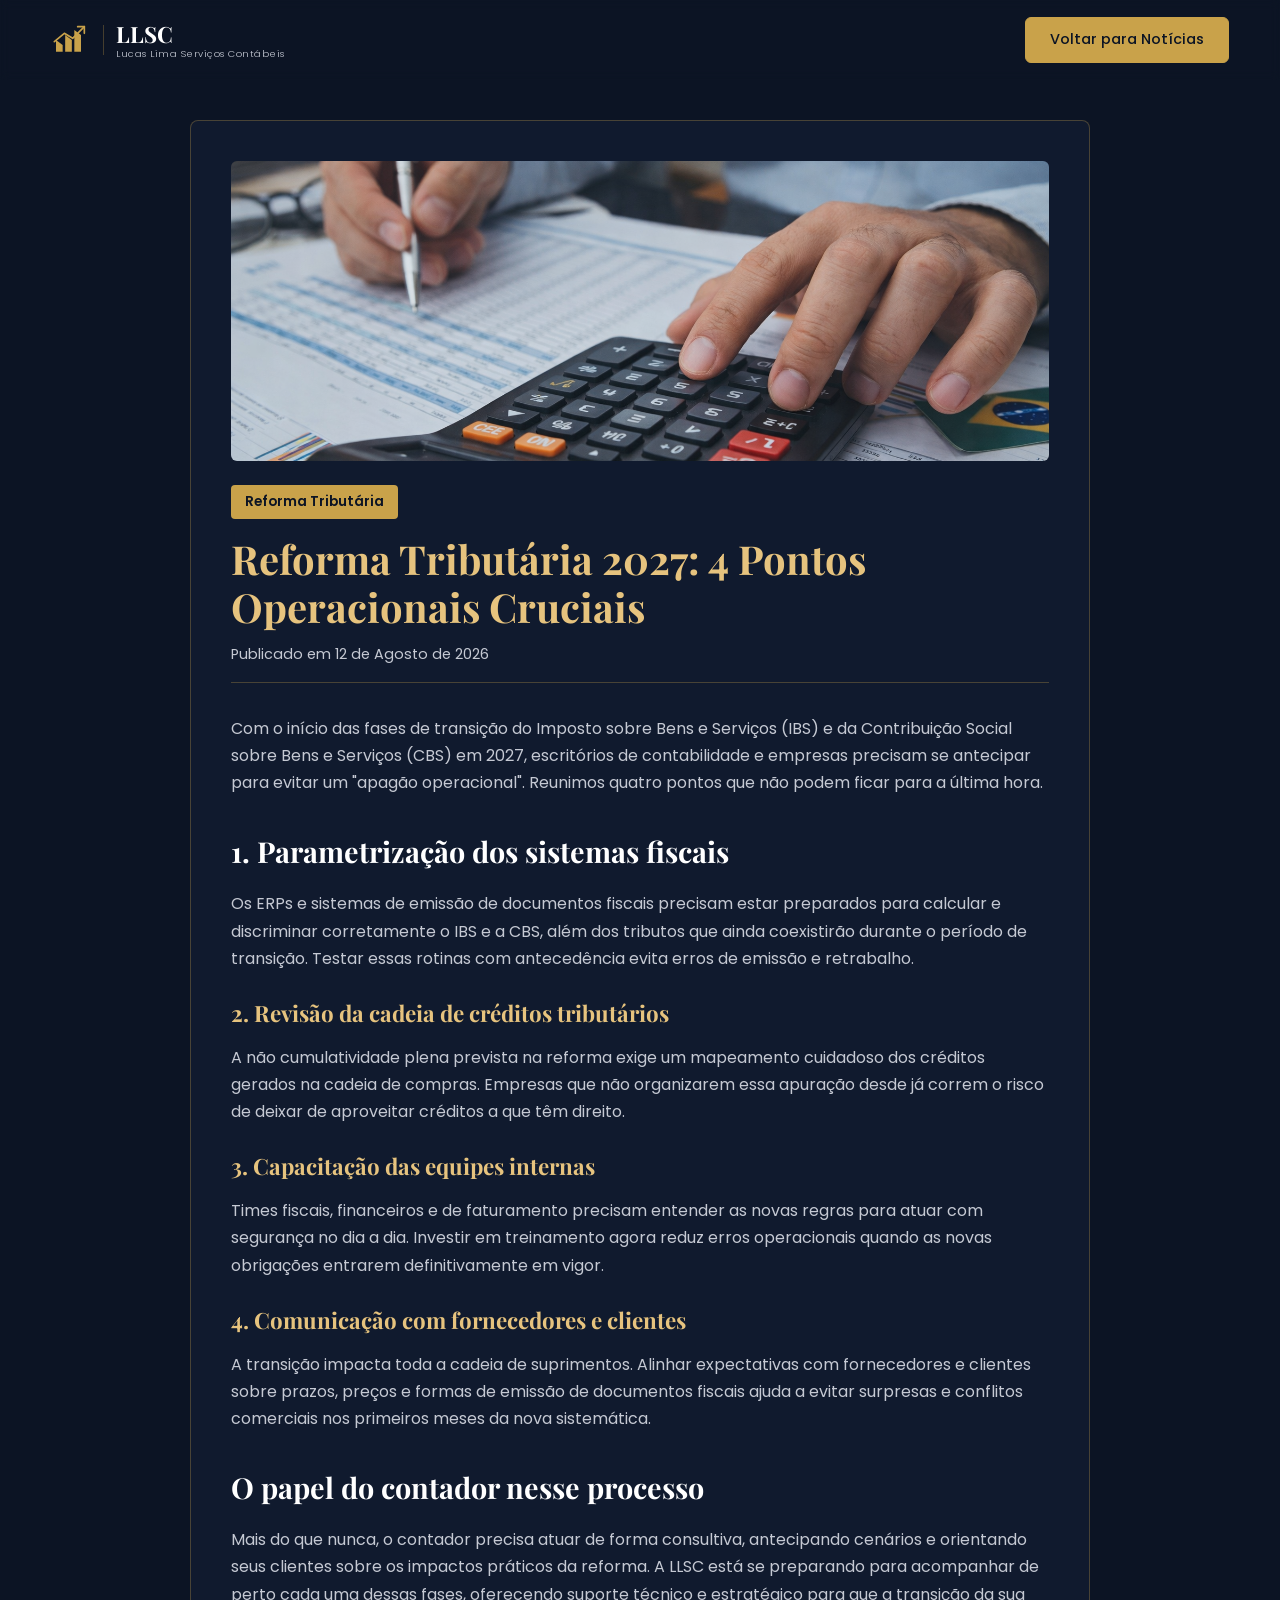
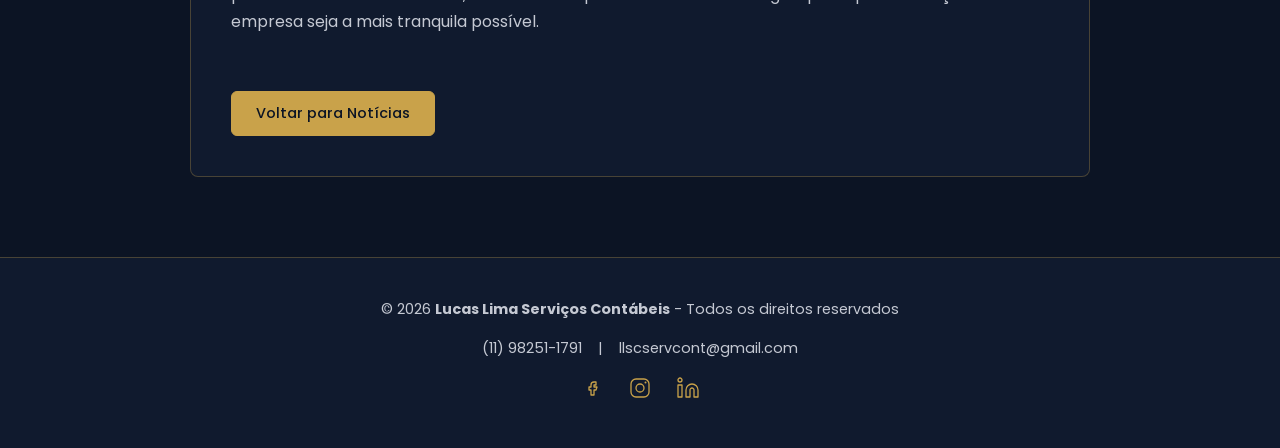
<file: reforma-tributaria-2027.html>
<!DOCTYPE html>
<html lang="pt-BR">
<head>
<meta charset="UTF-8">
<meta name="viewport" content="width=device-width, initial-scale=1.0">
<title>Reforma Tributária 2027: 4 Pontos Operacionais Cruciais | LLSC</title>
<link rel="stylesheet" href="style.css">
<link rel="preconnect" href="https://fonts.googleapis.com">
<link rel="preconnect" href="https://fonts.gstatic.com" crossorigin>
<link href="https://fonts.googleapis.com/css2?family=Playfair+Display:wght@600;700&family=Poppins:wght@300;400;500;600&display=swap" rel="stylesheet">
</head>
<body>

<!-- ===================== HEADER (Simplified for article page) ===================== -->
<header class="header">
  <div class="header__inner">
    <a href="index.html" class="logo">
      <svg class="logo__icon" viewBox="0 0 48 48" fill="none" xmlns="http://www.w3.org/2000/svg">
        <path d="M6 38V24L14 30V38H6Z" fill="#C9A24A"/>
        <path d="M17 38V18L25 24V38H17Z" fill="#C9A24A"/>
        <path d="M28 38V12L36 18V38H28Z" fill="#C9A24A"/>
        <path d="M4 26L16 16L26 22L40 8" stroke="#C9A24A" stroke-width="2" stroke-linecap="round" stroke-linejoin="round"/>
        <path d="M32 8H40V16" stroke="#C9A24A" stroke-width="2" stroke-linecap="round" stroke-linejoin="round"/>
      </svg>
      <span class="logo__divider"></span>
      <span class="logo__text">
        <span class="logo__title">LLSC</span>
        <span class="logo__subtitle">Lucas Lima Serviços Contábeis</span>
      </span>
    </a>
    <a href="index.html#noticias" class="btn btn--gold">Voltar para Notícias</a>
  </div>
</header>

<!-- ===================== ARTICLE CONTENT ===================== -->
<section class="article-page">
  <div class="article-page__box">
    <img src="img/reforma-2027.png" alt="Calendário marcando o ano de 2027 com foco na reforma tributária" class="article-page__main-image">
    <span class="article-page__category">Reforma Tributária</span>
    <h1 class="article-page__title">Reforma Tributária 2027: 4 Pontos Operacionais Cruciais</h1>
    <p class="article-page__meta">Publicado em 12 de Agosto de 2026</p>

    <div class="article-page__content">
      <p>Com o início das fases de transição do Imposto sobre Bens e Serviços (IBS) e da Contribuição Social sobre Bens e Serviços (CBS) em 2027, escritórios de contabilidade e empresas precisam se antecipar para evitar um "apagão operacional". Reunimos quatro pontos que não podem ficar para a última hora.</p>

      <h2>1. Parametrização dos sistemas fiscais</h2>
      <p>Os ERPs e sistemas de emissão de documentos fiscais precisam estar preparados para calcular e discriminar corretamente o IBS e a CBS, além dos tributos que ainda coexistirão durante o período de transição. Testar essas rotinas com antecedência evita erros de emissão e retrabalho.</p>

      <h3>2. Revisão da cadeia de créditos tributários</h3>
      <p>A não cumulatividade plena prevista na reforma exige um mapeamento cuidadoso dos créditos gerados na cadeia de compras. Empresas que não organizarem essa apuração desde já correm o risco de deixar de aproveitar créditos a que têm direito.</p>

      <h3>3. Capacitação das equipes internas</h3>
      <p>Times fiscais, financeiros e de faturamento precisam entender as novas regras para atuar com segurança no dia a dia. Investir em treinamento agora reduz erros operacionais quando as novas obrigações entrarem definitivamente em vigor.</p>

      <h3>4. Comunicação com fornecedores e clientes</h3>
      <p>A transição impacta toda a cadeia de suprimentos. Alinhar expectativas com fornecedores e clientes sobre prazos, preços e formas de emissão de documentos fiscais ajuda a evitar surpresas e conflitos comerciais nos primeiros meses da nova sistemática.</p>

      <h2>O papel do contador nesse processo</h2>
      <p>Mais do que nunca, o contador precisa atuar de forma consultiva, antecipando cenários e orientando seus clientes sobre os impactos práticos da reforma. A LLSC está se preparando para acompanhar de perto cada uma dessas fases, oferecendo suporte técnico e estratégico para que a transição da sua empresa seja a mais tranquila possível.</p>
    </div>
    <a href="index.html#noticias" class="btn btn--gold article-page__back-btn">Voltar para Notícias</a>
  </div>
</section>

<!-- ===================== FOOTER ===================== -->
<footer class="footer">
  <p class="footer__copy">© 2026 <strong>Lucas Lima Serviços Contábeis</strong> - Todos os direitos reservados</p>
  <div class="footer__contact">
    <a href="https://wa.me/5511982511791" target="_blank" class="footer__contact-item">(11) 98251-1791</a>
    <span class="footer__contact-divider">|</span>
    <a href="mailto:llscservcont@gmail.com" class="footer__contact-item">llscservcont@gmail.com</a>
  </div>
  <div class="footer__social">
    <a href="https://www.facebook.com/profile.php?id=61592850191911" target="_blank" rel="noopener noreferrer" aria-label="Facebook">
      <svg viewBox="0 0 24 24" fill="none"><path d="M14 9H16V6H14C12.3431 6 11 7.34315 11 9V11H9V14H11V19H14V14H16L17 11H14V9.5C14 9.22386 14.2239 9 14 9Z" stroke="#C9A24A" stroke-width="1.3" stroke-linejoin="round"/></svg>
    </a>
    <a href="https://www.instagram.com/llscservcont/" target="_blank" rel="noopener noreferrer" aria-label="Instagram">
      <svg viewBox="0 0 24 24" fill="none"><rect x="3" y="3" width="18" height="18" rx="5" stroke="#C9A24A" stroke-width="1.3"/><circle cx="12" cy="12" r="4" stroke="#C9A24A" stroke-width="1.3"/><circle cx="17.5" cy="6.5" r="1" fill="#C9A24A"/></svg>
    </a>
    <a href="https://www.linkedin.com/company/139464637/admin/page-posts/published/" target="_blank" rel="noopener noreferrer" aria-label="LinkedIn">
      <svg viewBox="0 0 24 24" fill="none"><path d="M16 8C17.5913 8 19.1174 8.63214 20.2426 9.75736C21.3679 10.8826 22 12.4087 22 14V21H18V14C18 13.4696 17.7893 12.9609 17.4142 12.5858C17.0391 12.2107 16.5304 12 16 12C15.4696 12 14.9609 12.2107 14.5858 12.5858C14.2107 12.9609 14 13.4696 14 14V21H10V14C10 12.4087 10.6321 10.8826 11.7574 9.75736C12.8826 8.63214 14.4087 8 16 8Z" stroke="#C9A24A" stroke-width="1.3" stroke-linecap="round" stroke-linejoin="round"/><path d="M6 9H2V21H6V9Z" stroke="#C9A24A" stroke-width="1.3" stroke-linecap="round" stroke-linejoin="round"/><path d="M4 6C5.10457 6 6 5.10457 6 4C6 2.89543 5.10457 2 4 2C2.89543 2 2 2.89543 2 4C2 5.10457 2.89543 6 4 6Z" stroke="#C9A24A" stroke-width="1.3" stroke-linecap="round" stroke-linejoin="round"/></svg>
    </a>
  </div>
</footer>

<script src="script.js"></script>
</body>
</html>
</file>
<file: style.css>
/* ==========================================================
   RESET & VARIABLES
   ========================================================== */
:root {
  --navy-900: #0C1424;
  --navy-800: #101a2e;
  --navy-700: #1a263e;
  --gold: #C9A24A;
  --gold-light: #e6c37e;
  --white: #FFFFFF;
  --gray-text: #c5c9d3;
  --border-gold: rgba(201, 162, 74, 0.3);

  --font-display: 'Playfair Display', serif;
  --font-body: 'Poppins', sans-serif;
}

* {
  margin: 0;
  padding: 0;
  box-sizing: border-box;
}

html {
  scroll-behavior: smooth;
}

body {
  background-color: var(--navy-900);
  font-family: var(--font-body);
  color: var(--white);
  line-height: 1.6;
}

a {
  text-decoration: none;
  color: inherit;
}

ul {
  list-style: none;
}

img {
  display: block;
  max-width: 100%;
}

/* Classe para esconder elementos visualmente, mas mantê-los para leitores de tela */
.visually-hidden {
  position: absolute;
  width: 1px;
  height: 1px;
  padding: 0;
  margin: -1px;
  overflow: hidden;
  clip: rect(0, 0, 0, 0);
  white-space: nowrap;
  border: 0;
}

/* Adiciona margem de rolagem para seções com ID para compensar o header fixo */
section[id] {
  scroll-margin-top: 100px; /* Ajuste este valor se a altura do header mudar */
}

/* ==========================================================
   HEADER
   ========================================================== */
.header {
  position: fixed;
  top: 0;
  left: 0;
  width: 100%;
  z-index: 100;
  background-color: rgba(12, 20, 36, 0.5); /* Inicia semitransparente */
  backdrop-filter: blur(5px);
  transition: background-color 0.3s ease, backdrop-filter 0.3s ease;
}

.header.scrolled {
  background-color: var(--navy-900); /* Fica sólido ao rolar */
  backdrop-filter: blur(10px);
  box-shadow: 0 2px 10px rgba(0,0,0,0.2);
}

.header__inner {
  width: min(1200px, 92%);
  margin-inline: auto;
  display: flex;
  justify-content: space-between;
  align-items: center;
  height: 80px;
}

.logo {
  display: flex;
  align-items: center;
  gap: 12px;
}

.logo__icon {
  width: 40px;
  height: 40px;
}

.logo__divider {
  width: 1px;
  height: 30px;
  background-color: var(--border-gold);
}

.logo__text {
  display: flex;
  flex-direction: column;
  line-height: 1.2;
}

.logo__title {
  font-family: var(--font-display);
  font-size: 1.4rem;
  font-weight: 700;
  color: var(--white);
}

.logo__subtitle {
  font-size: 0.6rem;
  font-weight: 300;
  color: var(--gray-text);
  letter-spacing: 0.5px;
}

.nav {
  display: flex;
  gap: 32px;
}

.header__nav-group {
  display: flex;
  align-items: center;
  gap: 40px; /* Adiciona um espaço controlado entre o menu e o botão */
  margin-left: auto; /* Mantém todo o grupo à direita */
}
.nav__link {
  font-size: 0.9rem;
  font-weight: 400;
  color: var(--gray-text);
  position: relative;
  padding: 5px 0;
  transition: color 0.25s ease;
}
.nav__link::after {
  content: '';
  position: absolute;
  bottom: 0;
  left: 0;
  width: 100%;
  height: 2px;
  background-color: var(--gold);
  transform: scaleX(0);
  transform-origin: bottom right;
  transition: transform 0.3s ease-out;
}

.nav__link:hover::after {
  transform: scaleX(1);
  transform-origin: bottom left;
}

.nav-toggle {
  display: none; /* Escondido em telas grandes */
  background: none;
  border: none;
  color: var(--white);
  cursor: pointer;
  z-index: 1001;
}

.nav-toggle svg {
  width: 28px;
  height: 28px;
  stroke: var(--white);
}

.nav__link:hover {
  color: var(--gold-light);
}

.nav__link--active {
  color: var(--gold);
  font-weight: 500;
}
.nav__link--active:hover::after {
  transform: scaleX(0); /* Esconde a linha no hover do link ativo */
}
.nav__link--active::after {
  content: '';
  position: absolute;
  bottom: 0;
  left: 50%;
  transform: translateX(-50%);
  width: 6px;
  height: 6px;
  background-color: var(--gold);
  border-radius: 50%;
}

.btn {
  padding: 10px 24px;
  border-radius: 6px;
  font-weight: 500;
  font-size: 0.9rem;
  transition: all 0.3s ease;
  border: 1px solid transparent;
}

.btn--gold {
  background-color: var(--gold);
  color: var(--navy-900);
  border-color: var(--gold);
  margin-left: auto; /* Empurra o botão para a direita */
}

.btn--gold:hover {
  background-color: var(--gold-light);
  border-color: var(--gold-light);
  box-shadow: 0 8px 20px rgba(201, 162, 74, 0.35);
}

/* Animação de Laser para o botão */
.btn-laser {
  position: relative;
  overflow: hidden;
  box-shadow: 0 0 5px var(--gold), 0 0 15px var(--gold), 0 0 25px var(--gold);
}

.btn-laser span {
  position: absolute;
  display: block;
}

.btn-laser span:nth-child(1) {
  top: 0;
  left: -100%;
  width: 100%;
  height: 2px;
  background: linear-gradient(90deg, transparent, var(--gold-light));
  animation: btn-anim1 1s linear infinite;
}

@keyframes btn-anim1 {
  0% { left: -100%; }
  50%, 100% { left: 100%; }
}

.btn-laser span:nth-child(2) {
  top: -100%;
  right: 0;
  width: 2px;
  height: 100%;
  background: linear-gradient(180deg, transparent, var(--gold-light));
  animation: btn-anim2 1s linear infinite;
  animation-delay: 0.375s;
}

@keyframes btn-anim2 {
  0% { top: -100%; }
  50%, 100% { top: 100%; }
}

.btn-laser span:nth-child(3) {
  bottom: 0;
  right: -100%;
  width: 100%;
  height: 2px;
  background: linear-gradient(270deg, transparent, var(--gold-light));
  animation: btn-anim3 1s linear infinite;
  animation-delay: 0.75s;
}

@keyframes btn-anim3 {
  0% { right: -100%; }
  50%, 100% { right: 100%; }
}

.btn-laser span:nth-child(4) {
  bottom: -100%;
  left: 0;
  width: 2px;
  height: 100%;
  background: linear-gradient(360deg, transparent, var(--gold-light));
  animation: btn-anim4 1s linear infinite;
  animation-delay: 1.125s;
}

@keyframes btn-anim4 {
  0% {
    bottom: -100%;
  }
  50%,100% {
    bottom: 100%;
  }
}

/* ==========================================================
   ANIMAÇÕES
   ========================================================== */
.hero__subtitle, .hero__title, .hero__text, .hero__brand-card, .cta-plans, .about, .feature-card, .service-item, .services, .simulators, .faq, .contact {
  opacity: 0;
  transform: translateY(20px);
  transition: opacity 0.5s ease-out, transform 0.5s ease-out, transition-delay 0.3s;
}
.visible { opacity: 1; transform: translateY(0); }

/* ==========================================================
   HERO
   ========================================================== */
.hero {
  padding-top: 80px;
  position: relative;
  overflow: hidden;
  z-index: 1;
}

.hero::before {
  content: '';
  position: absolute;
  top: 0;
  left: 0;
  width: 100%;
  height: 110%; /* Aumenta a altura para permitir o movimento */
  background: linear-gradient(rgba(12, 20, 36, 0.8), rgba(12, 20, 36, 0.8)), url('https://www.puc-rio.br/puc/images/noticias/2021/agosto/contabilidade_consultiva.jpg') no-repeat center center;
  background-size: cover;
  background-attachment: fixed; /* Cria o efeito paralaxe de forma mais simples e robusta */
  z-index: -1;
}

.hero__frame {
  width: min(1200px, 92%);
  margin-inline: auto;
  min-height: calc(100vh - 80px);
  display: grid;
  grid-template-columns: 2fr 1fr;
  align-items: center;
  gap: 32px;
  padding: 40px 0;
}

.hero__subtitle {
    color: var(--gold);
    font-weight: 500;
    margin-bottom: 8px;
}

.hero__title {
  font-family: var(--font-display);
  font-size: clamp(2.5rem, 5vw, 3.5rem);
  line-height: 1.2;
  color: var(--white);
  margin-bottom: 16px;
}

.hero__text {
  font-size: 1.1rem;
  color: var(--gray-text);
  max-width: 550px;
}

/* Animação do cursor piscando */
@keyframes blink-caret {
  from, to { border-color: transparent }
  50% { border-color: var(--gold); }
}

.typing-cursor::after {
  content: '';
  display: inline-block;
  width: 2px;
  height: 1em;
  background-color: var(--gold);
  margin-left: 4px;
  animation: blink-caret 0.75s step-end infinite;
}

.hero__brand-card {
  background-color: rgba(16, 26, 46, 0.8);
  backdrop-filter: blur(10px);
  border: 1px solid var(--border-gold);
  border-radius: 8px;
  padding: 32px;
  display: flex;
  flex-direction: column;
  align-items: center;
  gap: 20px;
  text-align: center;
}

.hero__brand-icon {
  width: 60px;
  height: 60px;
}

.hero__brand-divider {
  width: 50px;
  height: 1px;
  background-color: var(--border-gold);
}

.hero__brand-text {
  display: flex;
  flex-direction: column;
}

.hero__brand-title {
  font-family: var(--font-display);
  font-size: 2rem;
  font-weight: 700;
  color: var(--white);
}

.hero__brand-subtitle {
  font-size: 0.8rem;
  color: var(--gray-text);
}

/* ==========================================================
   CHAMADA PARA PLANOS (CTA)
   ========================================================== */
.cta-plans {
  background-color: var(--navy-800);
  padding: 60px 0;
}

.cta-plans__box {
  width: min(1200px, 92%);
  margin-inline: auto;
  background: linear-gradient(135deg, var(--navy-700), var(--navy-900));
  border: 1px solid var(--border-gold);
  border-radius: 8px;
  padding: 40px;
  text-align: center;
}

.cta-plans__title {
  font-family: var(--font-display);
  font-size: 2.2rem;
  color: var(--gold-light);
  margin-bottom: 16px;
}

.cta-plans__text {
  color: var(--gray-text);
  max-width: 600px;
  margin-inline: auto;
  margin-bottom: 32px;
}


/* ==========================================================
   SOBRE NÓS
   ========================================================== */
.about {
  padding: 80px 0;
  background-color: var(--navy-800);
}

.about__box {
  width: min(1200px, 92%);
  margin-inline: auto;
  display: grid;
  grid-template-columns: 1fr 1.2fr;
  align-items: center;
  gap: 60px;
}

.about__image-container {
  border-radius: 8px;
  overflow: hidden;
  border: 1px solid var(--border-gold);
}

.about__image {
  width: 100%;
  height: 100%;
  object-fit: cover;
}

.about__title {
  font-family: var(--font-display);
  font-size: 2.4rem;
  color: var(--gold-light);
  margin-bottom: 24px;
  position: relative;
  padding-bottom: 10px;
}

.about__title::after {
  content: '';
  position: absolute;
  bottom: 0;
  left: 0;
  width: 50px;
  height: 2px;
  background-color: var(--gold);
}

.about__text {
  color: var(--gray-text);
  margin-bottom: 16px;
}

.about__crc {
  margin-top: 24px;
  font-size: 0.9rem;
  color: var(--gold);
  line-height: 1.5;
}

/* ==========================================================
   FEATURE CARDS
   ========================================================== */
.feature-cards {
  width: min(1200px, 92%);
  margin-inline: auto;
  padding: 80px 0;
  display: grid;
  grid-template-columns: repeat(3, 1fr);
  gap: 32px;
}

.feature-card {
  background-color: var(--navy-800);
  padding: 32px;
  border-radius: 8px;
  border: 1px solid var(--border-gold);
  text-align: center;
  transition: transform 0.3s ease, box-shadow 0.3s ease;
}

.feature-card:hover {
  transform: translateY(-10px);
  box-shadow: 0 15px 30px rgba(0,0,0,0.2);
}

.feature-card__icon {
  margin-bottom: 20px;
}

.feature-card__icon svg {
  width: 48px;
  height: 48px;
  margin-inline: auto;
}

.feature-card__title {
  font-family: var(--font-display);
  font-size: 1.4rem;
  color: var(--gold-light);
  margin-bottom: 12px;
}

.feature-card__text {
  font-size: 0.9rem;
  color: var(--gray-text);
}

/* ==========================================================
   SERVIÇOS
   ========================================================== */
.services {
  padding: 80px 0;
  background-color: var(--navy-800);
}

.services__box {
  width: min(1200px, 92%);
  margin-inline: auto;
  text-align: center;
}

.services__title {
  font-family: var(--font-display);
  font-size: 2.4rem;
  color: var(--gold-light);
  margin-bottom: 48px;
}

.services__grid {
  display: grid;
  grid-template-columns: repeat(auto-fit, minmax(280px, 1fr));
  gap: 32px;
  text-align: left;
}

.service-item {
  display: flex;
  align-items: flex-start;
  gap: 16px;
}

.service-item__icon {
  flex-shrink: 0;
  color: var(--gold);
  transform: scale(0.5);
  opacity: 0;
  transition: transform 0.4s cubic-bezier(0.175, 0.885, 0.32, 1.275), opacity 0.3s ease;
}

.service-item.visible .service-item__icon {
  transform: scale(1);
  opacity: 1;
}

.service-item__icon svg {
  width: 24px;
  height: 24px;
}

.service-item__text {
  font-size: 1rem;
  color: var(--gray-text);
}

/* ==========================================================
   FAQ
   ========================================================== */
.faq {
  padding: 80px 0;
  background-color: var(--navy-800);
}

.faq__box {
  width: min(900px, 92%);
  margin-inline: auto;
}

.faq__title {
  font-family: var(--font-display);
  font-size: 2.4rem;
  color: var(--gold-light);
  margin-bottom: 48px;
  text-align: center;
}

.faq__container {
  display: flex;
  flex-direction: column;
  gap: 16px;
}

.faq__item {
  background-color: var(--navy-700);
  border: 1px solid var(--border-gold);
  border-radius: 8px;
  transition: background-color 0.3s ease, border-color 0.3s ease;
}

.faq__item:hover {
  background-color: var(--navy-900);
  border-color: var(--gold);
}

.faq__question {
  padding: 20px;
  font-size: 1.1rem;
  font-weight: 500;
  color: var(--white);
  cursor: pointer;
  list-style: none; /* Remove o marcador padrão */
  display: flex;
  justify-content: space-between;
  align-items: center;
}

.faq__question::-webkit-details-marker {
  display: none; /* Remove o marcador no Chrome/Safari */
}

.faq__question::after {
  content: '+';
  font-size: 1.8rem;
  color: var(--gold);
  transition: transform 0.3s ease;
}

.faq__item[open] > .faq__question::after {
  transform: rotate(45deg);
}

.faq__answer {
  padding: 0 20px 20px 20px;
  color: var(--gray-text);
  line-height: 1.7;
}

.faq__answer p {
  border-top: 1px solid var(--border-gold);
  padding-top: 16px;
}

/* ==========================================================
   CONTATO
   ========================================================== */
.contact {
  padding: 80px 0;
}

.contact__box {
  width: min(800px, 92%);
  margin-inline: auto;
  text-align: center;
}

.contact__title {
  font-family: var(--font-display);
  font-size: 2.4rem;
  color: var(--gold-light);
  margin-bottom: 32px;
}

.contact__info {
  display: flex;
  justify-content: center;
  gap: 32px;
  margin-bottom: 40px;
  flex-wrap: wrap;
}

.contact__info-item {
  display: flex;
  align-items: center;
  gap: 12px;
  color: var(--gray-text);
  transition: color 0.3s ease;
}

.contact__info-item:hover {
  color: var(--gold-light);
}

.contact__info-item svg {
  width: 24px;
  height: 24px;
}

.contact__form {
  display: flex;
  flex-direction: column;
  gap: 16px;
}

.contact__form-row {
  display: flex;
  gap: 16px;
}

.contact__form-group {
  width: 100%;
}

.contact__input,
.contact__textarea {
  background: var(--navy-700);
  border: 1px solid var(--border-gold);
  border-radius: 6px;
  padding: 12px 16px;
  font-family: var(--font-body);
  font-size: 0.9rem;
  color: var(--white);
  width: 100%;
}

.contact__input::placeholder,
.contact__textarea::placeholder {
  color: var(--gray-text);
}

.contact__input:focus,
.contact__textarea:focus {
  outline: none;
  border-color: var(--gold);
  box-shadow: 0 0 0 3px rgba(201, 162, 74, 0.3);
}

.contact__textarea {
  resize: vertical;
  min-height: 120px;
}

.contact__submit {
  align-self: center;
  width: 200px;
}

/* ==========================================================
   NOTÍCIAS
   ========================================================== */
.news {
  padding: 80px 0;
}

.news__box {
  width: min(1200px, 92%);
  margin-inline: auto;
  text-align: center;
}

.news__title {
  font-family: var(--font-display);
  font-size: 2.4rem;
  color: var(--gold-light);
  margin-bottom: 48px;
}

.news__carousel {
  display: flex;
  align-items: center;
  gap: 16px;
  max-width: 1100px;
  margin-inline: auto;
}

.news__viewport {
  overflow: hidden;
  width: 100%;
}

.news__grid {
  display: flex;
  transition: transform 0.8s ease;
}

.news__arrow {
  flex: 0 0 auto;
  width: 44px;
  height: 44px;
  border-radius: 50%;
  border: 1px solid var(--border-gold);
  background-color: var(--navy-800);
  color: var(--gold-light);
  font-size: 1rem;
  cursor: pointer;
  display: flex;
  align-items: center;
  justify-content: center;
  transition: background-color 0.3s ease, transform 0.3s ease;
}

.news__arrow:hover {
  background-color: var(--gold);
  color: var(--navy-900);
  transform: scale(1.05);
}

.news__dots {
  display: flex;
  justify-content: center;
  gap: 10px;
  margin-top: 28px;
}

.news__dot {
  width: 10px;
  height: 10px;
  border-radius: 50%;
  background-color: var(--navy-800);
  border: 1px solid var(--border-gold);
  cursor: pointer;
  padding: 0;
  transition: background-color 0.3s ease, transform 0.3s ease;
}

.news__dot.active {
  background-color: var(--gold);
  transform: scale(1.2);
}

.news-card {
  flex: 0 0 100%;
  width: 100%;
  box-sizing: border-box;
  background-color: var(--navy-800);
  border-radius: 8px;
  overflow: hidden;
  border: 1px solid var(--border-gold);
  display: flex;
  flex-direction: column;
  transition: transform 0.3s ease, box-shadow 0.3s ease;
}

.news-card:hover {
  transform: translateY(-6px);
  box-shadow: 0 15px 30px rgba(0,0,0,0.2);
}

.news-card__image {
  width: 100%;
  height: 200px;
  object-fit: cover;
}

.news-card__content {
  padding: 24px;
  display: flex;
  flex-direction: column;
  flex-grow: 1; /* Faz o conteúdo crescer para preencher o espaço */
}

.news-card__category {
  display: inline-block;
  background-color: var(--gold);
  color: var(--navy-900);
  padding: 4px 10px;
  border-radius: 4px;
  font-size: 0.75rem;
  font-weight: 600;
  margin-bottom: 12px;
  align-self: flex-start;
}

.news-card__title {
  font-family: var(--font-display);
  font-size: 1.3rem;
  color: var(--white);
  margin-bottom: 8px;
}

.news-card__description {
  font-size: 0.9rem;
  color: var(--gray-text);
  margin-bottom: 16px;
  flex-grow: 1; /* Empurra o link para o final */
}

.news-card__link {
  color: var(--gold-light);
  font-weight: 500;
  text-decoration: underline;
}

/* ==========================================================
   FOOTER
   ========================================================== */
.footer {
  padding: 40px 0;
  background-color: var(--navy-800);
  text-align: center;
  border-top: 1px solid var(--border-gold);
}

.footer__copy {
  color: var(--gray-text);
  font-size: 0.9rem;
  margin-bottom: 16px;
}

.footer__contact {
  display: flex;
  justify-content: center;
  align-items: center;
  gap: 16px;
  margin-bottom: 16px;
  color: var(--gray-text);
  font-size: 0.9rem;
}

.footer__contact-item {
  transition: color 0.3s ease;
}

.footer__contact-item:hover {
  color: var(--gold-light);
  text-decoration: underline;
}

.footer__social {
  display: flex;
  justify-content: center;
  gap: 24px;
}

.footer__social a {
  color: var(--gray-text);
  transition: color 0.3s ease, transform 0.3s ease;
}

.footer__social a:hover {
  color: var(--gold);
  transform: translateY(-3px);
}

.footer__social svg {
  width: 24px;
  height: 24px;
}

/* ==========================================================
   RESPONSIVE
   ========================================================== */
@media (max-width: 960px) {
  .header__inner {
    height: 70px;
  }
  
  .nav-toggle {
    display: block; /* Mostra o botão hamburger */
  }

  .nav-container {
    position: fixed;
    top: 0;
    left: 0;
    width: 100%;
    height: 100%;
    background-color: rgba(12, 20, 36, 0.9);
    backdrop-filter: blur(5px);
    display: flex;
    align-items: center;
    justify-content: center;
    transform: translateX(100%);
    transition: transform 0.3s ease-in-out;
    z-index: 1000;
  }

  .nav-container.show-menu {
    transform: translateX(0);
  }

  .nav {
    flex-direction: column;
    gap: 40px;
    text-align: center;
  }

  .nav__link {
    font-size: 1.2rem;
  }
  
  .nav__link--active::after {
    width: 8px;
    height: 8px;
  }

  .hero__frame {
    grid-template-columns: 1fr;
    text-align: center;
    min-height: calc(100vh - 70px);
  }

  .hero__text {
    margin-inline: auto;
  }

  .hero__brand-card {
    grid-row: 1;
    margin-bottom: 30px;
  }

  .about__box {
    grid-template-columns: 1fr;
    gap: 40px;
  }

  .feature-cards {
    grid-template-columns: 1fr;
  }

  .contact__form-row {
    flex-direction: column;
  }

  .news__carousel {
    gap: 8px;
  }

  .news__arrow {
    width: 36px;
    height: 36px;
    font-size: 0.85rem;
  }

  .simulators__title {
    font-size: 2rem;
  }
}

/* ==========================================================
   PÁGINA DE PLANOS
   ========================================================== */
.plans-page {
  padding: 120px 0 80px 0;
}

.plans-page__box {
  width: min(1200px, 92%);
  margin-inline: auto;
  text-align: center;
}

.plans-page__title {
  font-family: var(--font-display);
  font-size: 2.8rem;
  color: var(--gold-light);
  margin-bottom: 16px;
}

.plans-page__subtitle {
  font-size: 1.1rem;
  color: var(--gray-text);
  max-width: 600px;
  margin-inline: auto;
  margin-bottom: 60px;
}

.plans-grid {
  display: grid;
  grid-template-columns: repeat(auto-fit, minmax(300px, 1fr));
  gap: 32px;
  align-items: start;
}

.plan-card {
  background-color: var(--navy-800);
  border: 1px solid var(--border-gold);
  border-radius: 8px;
  padding: 32px;
  text-align: left;
  display: flex;
  flex-direction: column;
  height: 100%;
  transition: transform 0.3s ease, box-shadow 0.3s ease;
}

.plan-card:hover {
  transform: translateY(-10px);
  box-shadow: 0 20px 40px rgba(0,0,0,0.3);
}

.plan-card--featured {
  border-width: 2px;
  border-color: var(--gold);
  transform: scale(1.05);
  position: relative;
}

.plan-card--featured::before {
  content: 'Mais Popular';
  position: absolute;
  top: -15px;
  left: 50%;
  transform: translateX(-50%);
  background-color: var(--gold);
  color: var(--navy-900);
  padding: 4px 12px;
  border-radius: 16px;
  font-size: 0.8rem;
  font-weight: 600;
}

.plan-card__title {
  font-family: var(--font-display);
  font-size: 1.6rem;
  color: var(--white);
  margin-bottom: 8px;
}

.plan-card__description {
  color: var(--gray-text);
  font-size: 0.9rem;
  margin-bottom: 24px;
  min-height: 40px;
}

.plan-card__price {
  font-size: 2.5rem;
  font-weight: 700;
  color: var(--gold-light);
  margin-bottom: 24px;
}

.plan-card__features {
  list-style-image: url("data:image/svg+xml,%3Csvg xmlns='http://www.w3.org/2000/svg' width='16' height='16' viewBox='0 0 24 24' fill='none' stroke='%23C9A24A' stroke-width='3' stroke-linecap='round' stroke-linejoin='round'%3E%3Cpolyline points='20 6 9 17 4 12'%3E%3C/polyline%3E%3C/svg%3E");
  padding-left: 20px;
  margin-bottom: 32px;
  flex-grow: 1;
}

.plan-card__features li {
  color: var(--gray-text);
  margin-bottom: 12px;
  padding-left: 10px;
}

/* ==========================================================
   ARTICLE PAGE
   ========================================================== */
.article-page {
  padding: 120px 0 80px 0; /* Ajuste para o header fixo */
  background-color: var(--navy-900);
}

.article-page__box {
  width: min(900px, 92%);
  margin-inline: auto;
  background-color: var(--navy-800);
  border-radius: 8px;
  border: 1px solid var(--border-gold);
  padding: 40px;
  text-align: left;
}

.article-page__main-image {
  width: 100%;
  height: 300px;
  object-fit: cover;
  border-radius: 6px;
  margin-bottom: 24px;
}

.article-page__category {
  display: inline-block;
  background-color: var(--gold);
  color: var(--navy-900);
  padding: 6px 14px;
  border-radius: 4px;
  font-size: 0.85rem;
  font-weight: 600;
  margin-bottom: 16px;
}

.article-page__title {
  font-family: var(--font-display);
  font-size: 2.5rem;
  color: var(--gold-light);
  margin-bottom: 12px;
  line-height: 1.2;
}

.article-page__meta {
  font-size: 0.9rem;
  color: var(--gray-text);
  margin-bottom: 32px;
  border-bottom: 1px solid var(--border-gold);
  padding-bottom: 16px;
}

.article-page__content h2 {
  font-family: var(--font-display);
  font-size: 1.8rem;
  color: var(--white);
  margin-top: 32px;
  margin-bottom: 16px;
}

.article-page__content h3 {
  font-family: var(--font-display);
  font-size: 1.4rem;
  color: var(--gold-light);
  margin-top: 24px;
  margin-bottom: 12px;
}

.article-page__content p {
  font-size: 1rem;
  color: var(--gray-text);
  margin-bottom: 16px;
  line-height: 1.7;
}

.article-page__content ul {
  list-style: disc;
  margin-left: 20px;
  margin-bottom: 16px;
  color: var(--gray-text);
}

.article-page__content ul li {
  margin-bottom: 8px;
}

.article-page__back-btn {
  margin-top: 40px;
  display: inline-block;
}

@media (max-width: 768px) {
  .article-page__box {
    padding: 20px;
  }
  .article-page__title {
    font-size: 2rem;
  }
  .article-page__content h2 {
    font-size: 1.5rem;
  }
  .article-page__content h3 {
    font-size: 1.2rem;
  }
}

/* ==========================================================
   SIMULADORES
   ========================================================== */
.simulators {
  padding: 80px 0;
  background-color: var(--navy-700);
}

.simulators__box {
  width: min(700px, 92%);
  margin-inline: auto;
  text-align: center;
  background-color: var(--navy-800);
  border-radius: 8px;
  border: 1px solid var(--border-gold);
  padding: 40px 20px;
}

.simulators__title {
  font-family: var(--font-display);
  font-size: 2.4rem;
  color: var(--gold-light);
  margin-bottom: 20px;
}

.simulators__description {
  font-size: 0.95rem;
  color: var(--gray-text);
  margin-bottom: 40px;
  max-width: 500px;
  margin-inline: auto;
}

.simulators__tabs {
  display: flex;
  justify-content: center;
  margin-bottom: 32px;
  border-bottom: 1px solid var(--border-gold);
}

.simulators__tab-btn {
  background: none;
  border: none;
  color: var(--gray-text);
  font-family: var(--font-body);
  font-size: 1rem;
  padding: 12px 24px;
  cursor: pointer;
  position: relative;
  transition: color 0.3s ease;
}

.simulators__tab-btn.active {
  color: var(--gold-light);
  font-weight: 500;
}

.simulators__tab-btn.active::after {
  content: '';
  position: absolute;
  bottom: -1px;
  left: 0;
  width: 100%;
  height: 2px;
  background-color: var(--gold);
}

.simulator__pane {
  display: none;
}

.simulator__pane.active {
  display: block;
}

.simulator__grid {
  display: grid;
  grid-template-columns: 1fr;
  gap: 30px;
}

.simulator__form {
  display: flex;
  flex-direction: column;
  gap: 20px;
}

.simulator__form-group {
  width: 100%;
  text-align: left;
}

.simulator__form-group {
  width: 100%;
  max-width: 400px;
  text-align: left;
}

.simulator__label {
  display: block;
  font-size: 0.9rem;
  color: var(--white);
  margin-bottom: 8px;
  font-weight: 500;
}

.simulator__input,
.simulator__select {
  background: var(--navy-900);
  border: 1px solid var(--border-gold);
  border-radius: 6px;
  padding: 12px 16px;
  font-family: var(--font-body);
  font-size: 0.9rem;
  color: var(--white);
  width: 100%;
}

.simulator__select {
  appearance: none;
  background-image: url("data:image/svg+xml,%3Csvg xmlns='http://www.w3.org/2000/svg' width='24' height='24' viewBox='0 0 24 24' fill='none' stroke='%23C9A24A' stroke-width='2' stroke-linecap='round' stroke-linejoin='round'%3E%3Cpolyline points='6 9 12 15 18 9'%3E%3C/polyline%3E%3C/svg%3E");
  background-repeat: no-repeat;
  background-position: right 12px center;
  padding-right: 40px; /* Make space for the arrow */
}

.simulator__input::placeholder {
  color: var(--gray-text);
}

.simulator__input:focus,
.simulator__select:focus {
  outline: none;
  border-color: var(--gold);
  box-shadow: 0 0 0 3px rgba(201, 162, 74, 0.3);
}

.simulator__button {
  margin-top: 20px;
  width: 180px;
}

.simulator__form-group--checkbox {
  display: flex;
  align-items: center;
  gap: 10px;
  background-color: var(--navy-900);
  padding: 12px;
  border-radius: 6px;
  border: 1px solid var(--border-gold);
  cursor: pointer;
}

.simulator__checkbox {
  width: 1.2em;
  height: 1.2em;
  accent-color: var(--gold);
  cursor: pointer;
}

.simulator__checkbox-label {
  font-size: 0.9rem;
  color: var(--gray-text);
  font-weight: 400;
  margin-bottom: 0;
  cursor: pointer;
}

.simulator__helper-text {
  font-size: 0.75rem;
  color: var(--gray-text);
  display: block;
  margin-top: 6px;
}

#folhaPagamentoGroup {
  display: none; /* Começa oculto */
  opacity: 0;
  transition: opacity 0.4s ease;
  max-height: 0;
}

.simulator__result-wrapper {
  background-color: var(--navy-900);
  padding: 20px;
  border-radius: 8px;
  border-top: 3px solid var(--gold);
}

.simulator__result-title {
  font-family: var(--font-display);
  font-size: 1.2rem;
  color: var(--gold-light);
  margin-bottom: 20px;
  text-align: center;
}

.simulator__result {
  font-size: 1rem;
  color: var(--white);
  line-height: 1.8;
  width: 100%;
}

.simulator__result p {
  display: flex;
  justify-content: space-between;
  padding: 4px 0;
  border-bottom: 1px solid var(--border-gold);
}

.simulator__result p:last-of-type {
  border-bottom: none;
}

.simulator__result .total {
  margin-top: 10px;
  border-top: 2px solid var(--gold);
  padding-top: 10px;
  font-size: 1.2rem;
  font-weight: bold;
}

.simulator__result .total strong {
  color: var(--gold-light);
}

.simulator__result .desconto {
  color: #ff8a8a;
}

.download-btn {
  display: none; /* Começa oculto */
  margin-top: 20px;
  width: 100%;
}

@media (min-width: 768px) {
  .simulator__grid {
    grid-template-columns: 1fr 1fr;
    gap: 40px;
    align-items: flex-start;
  }

  .simulator__form {
    align-items: initial;
  }

  .simulator__button {
    align-self: flex-start;
  }
}

/* Estilos antigos que precisam ser sobrescritos ou removidos */
#resultadoSalario { /* Não mais necessário */
  text-align: left;
  font-size: 1rem;
}

#resultadoSalario p {
  display: flex;
  justify-content: space-between;
  padding: 4px 0;
}

.simulator__result .desconto {
  color: #ff8a8a;
}

.simulator__result .total {
  margin-top: 10px;
  border-top: 1px solid var(--border-gold);
  padding-top: 10px;
  font-size: 1.1rem;
}

.download-btn {
  display: none; /* Começa oculto */
  margin-top: 20px;
  width: 100%;
}

.download-btn {
  display: none; /* Começa oculto */
  margin-top: 20px;
  width: 100%;
}

/* ==========================================================
   CHATBOT
   ========================================================== */
.chat-widget__bubble {
  position: fixed;
  bottom: 20px;
  right: 20px;
  width: 60px;
  height: 60px;
  background-color: var(--gold);
  color: var(--navy-900);
  border-radius: 50%;
  display: flex;
  align-items: center;
  justify-content: center;
  box-shadow: 0 4px 12px rgba(0,0,0,0.2);
  cursor: pointer;
  transition: transform 0.3s ease;
  z-index: 98;
}

.chat-widget__bubble:hover {
  transform: scale(1.1);
}

.chat-widget__bubble svg {
  width: 32px;
  height: 32px;
}

.chat-widget__window {
  position: fixed;
  bottom: 90px;
  right: 20px;
  width: 350px;
  max-width: calc(100% - 40px);
  height: 500px;
  max-height: calc(100% - 110px);
  background-color: var(--navy-800);
  border-radius: 12px;
  box-shadow: 0 10px 30px rgba(0,0,0,0.3);
  display: flex;
  flex-direction: column;
  overflow: hidden;
  z-index: 99;
  transform: scale(0.5) translateY(100px);
  opacity: 0;
  pointer-events: none;
  transform-origin: bottom right;
  transition: transform 0.3s ease, opacity 0.3s ease;
}

.chat-widget__window.open {
  transform: scale(1) translateY(0);
  opacity: 1;
  pointer-events: auto;
}

.chat-widget__header {
  background-color: var(--navy-900);
  padding: 12px 16px;
  display: flex;
  justify-content: space-between;
  align-items: center;
  border-bottom: 1px solid var(--border-gold);
}

.chat-widget__title {
  font-weight: 500;
  color: var(--gold-light);
}

.chat-widget__close {
  background: none;
  border: none;
  color: var(--gray-text);
  font-size: 24px;
  cursor: pointer;
}

.chat-widget__body {
  flex-grow: 1;
  padding: 16px;
  overflow-y: auto;
  display: flex;
  flex-direction: column;
  gap: 12px;
}

.chat-message {
  padding: 10px 14px;
  border-radius: 18px;
  max-width: 80%;
  line-height: 1.4;
}

.chat-message.bot {
  background-color: var(--navy-700);
  color: var(--gray-text);
  border-bottom-left-radius: 4px;
  align-self: flex-start;
}

.chat-message.user {
  background-color: var(--gold);
  color: var(--navy-900);
  border-bottom-right-radius: 4px;
  align-self: flex-end;
}

.chat-widget__footer {
  display: flex;
  padding: 10px;
  border-top: 1px solid var(--border-gold);
}

.chat-widget__input {
  flex-grow: 1;
  border: none;
  background: none;
  color: var(--white);
  padding: 0 10px;
  outline: none;
}

.chat-widget__send {
  background: none;
  border: none;
  color: var(--gold);
  font-weight: 600;
  cursor: pointer;
  padding: 8px;
}

.chat-options {
  display: flex;
  flex-wrap: wrap;
  gap: 8px;
  padding-top: 8px;
  align-self: flex-start;
}

.chat-option-btn {
  background-color: var(--navy-700);
  border: 1px solid var(--border-gold);
  color: var(--gold-light);
  padding: 8px 12px;
  border-radius: 16px;
  cursor: pointer;
  transition: background-color 0.2s ease;
}

.chat-option-btn:hover {
  background-color: var(--navy-900);
}

@media (max-width: 480px) {
    .header__inner .btn--gold {
        display: none;
    }

    .logo__divider, .logo__subtitle {
        display: none;
    }

    .logo__title {
        font-size: 1.2rem;
    }
}
</file>
